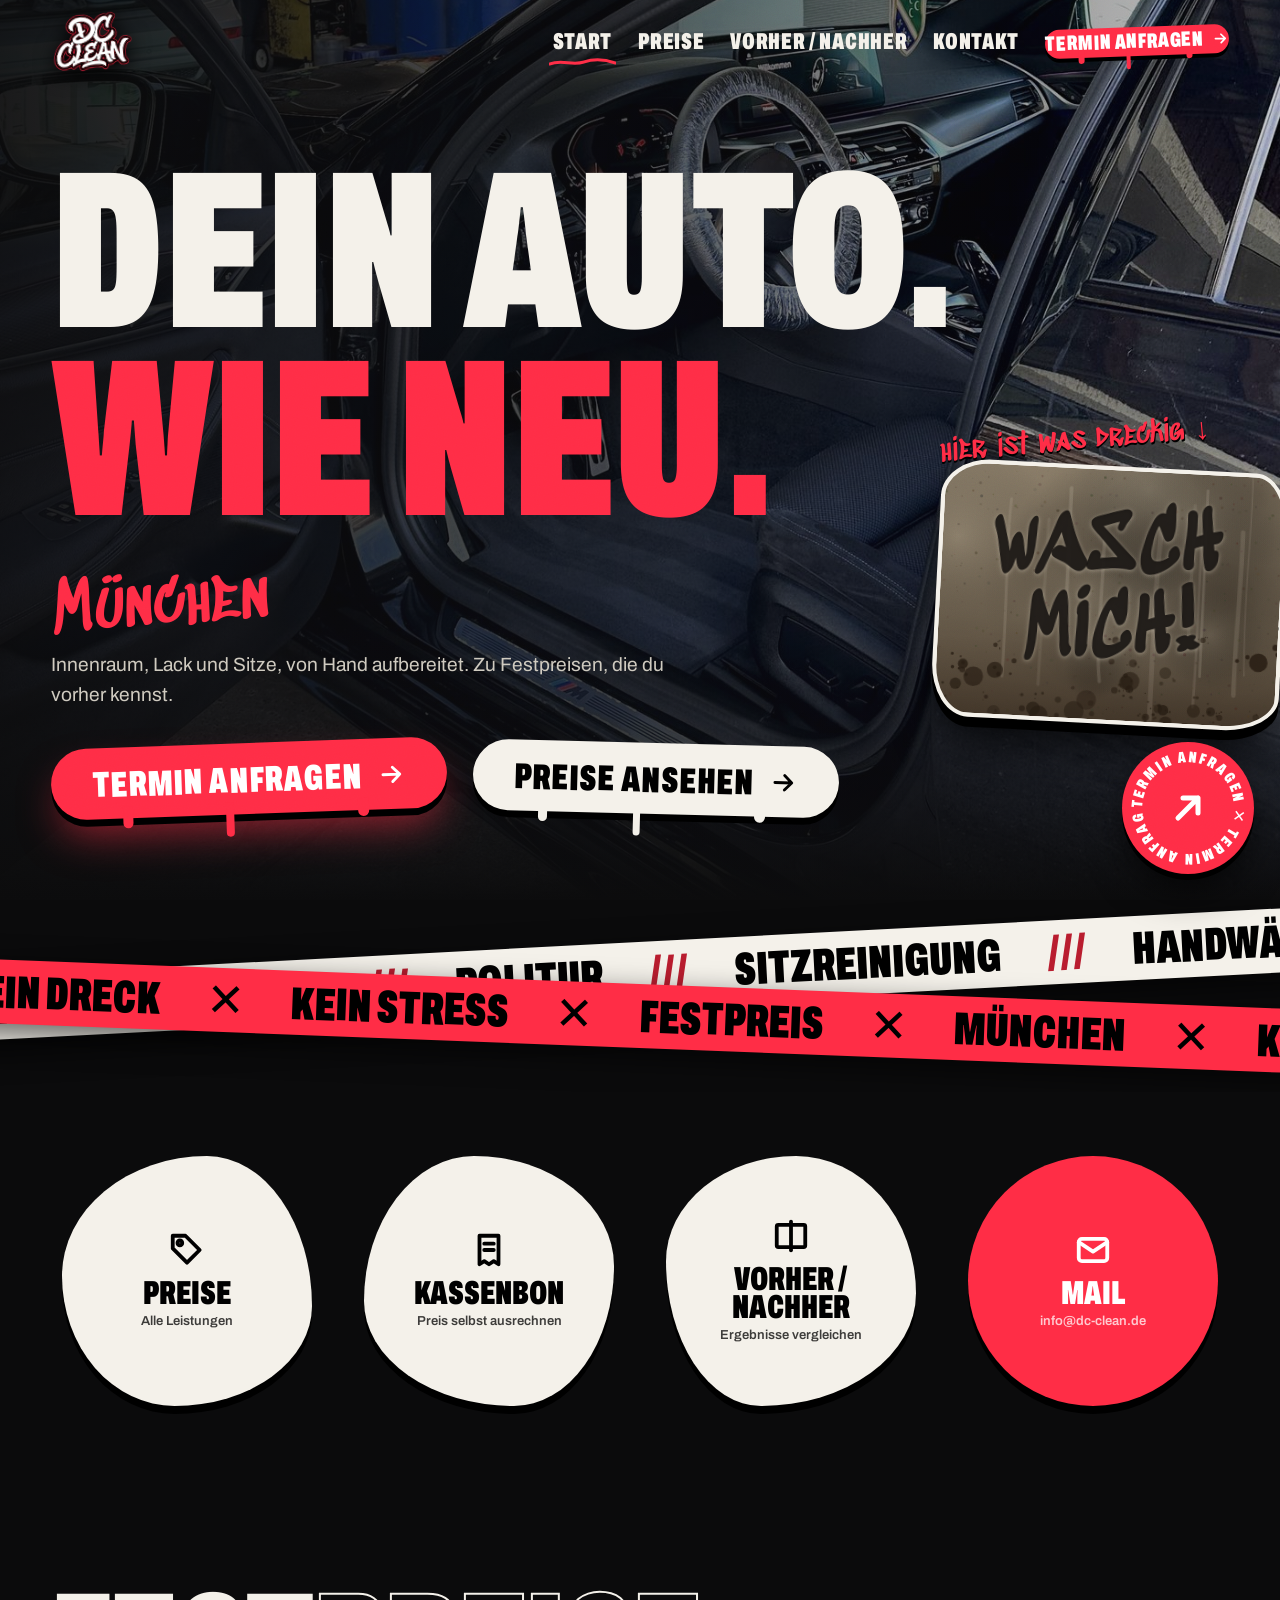
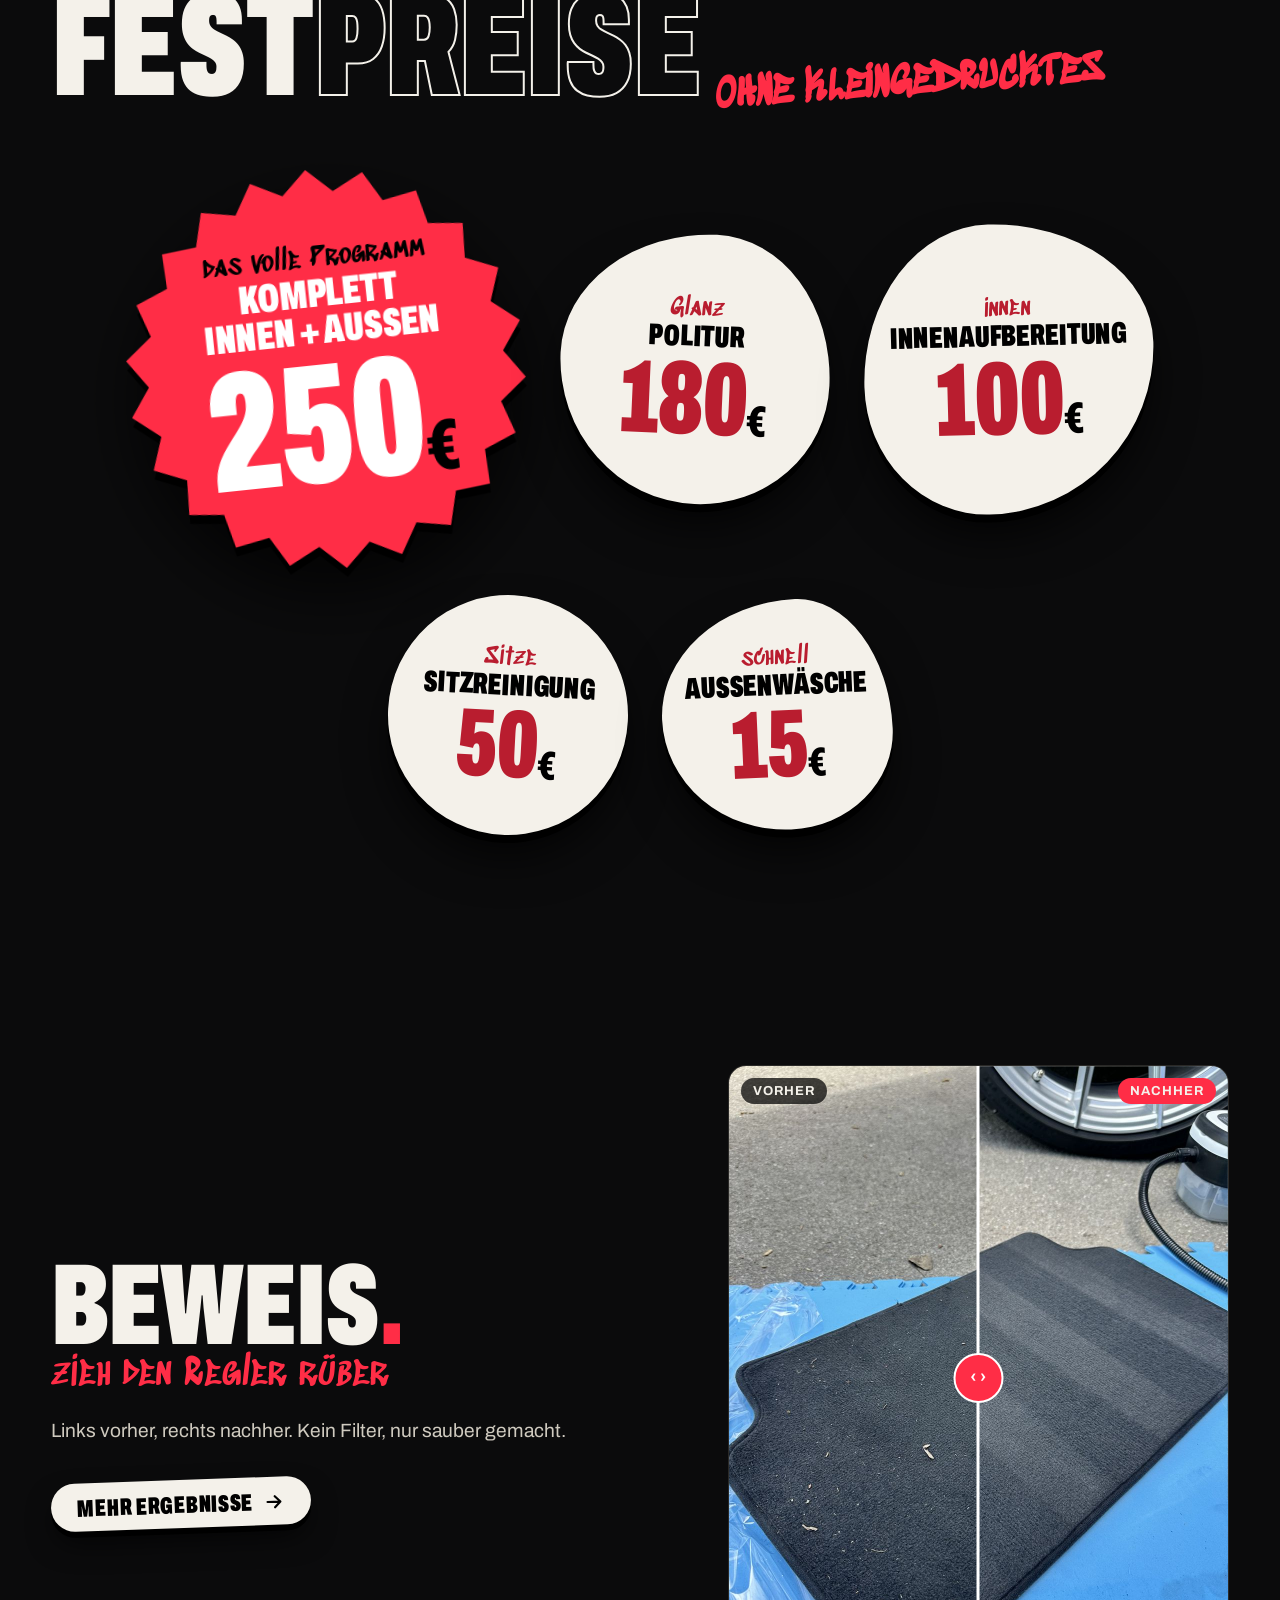
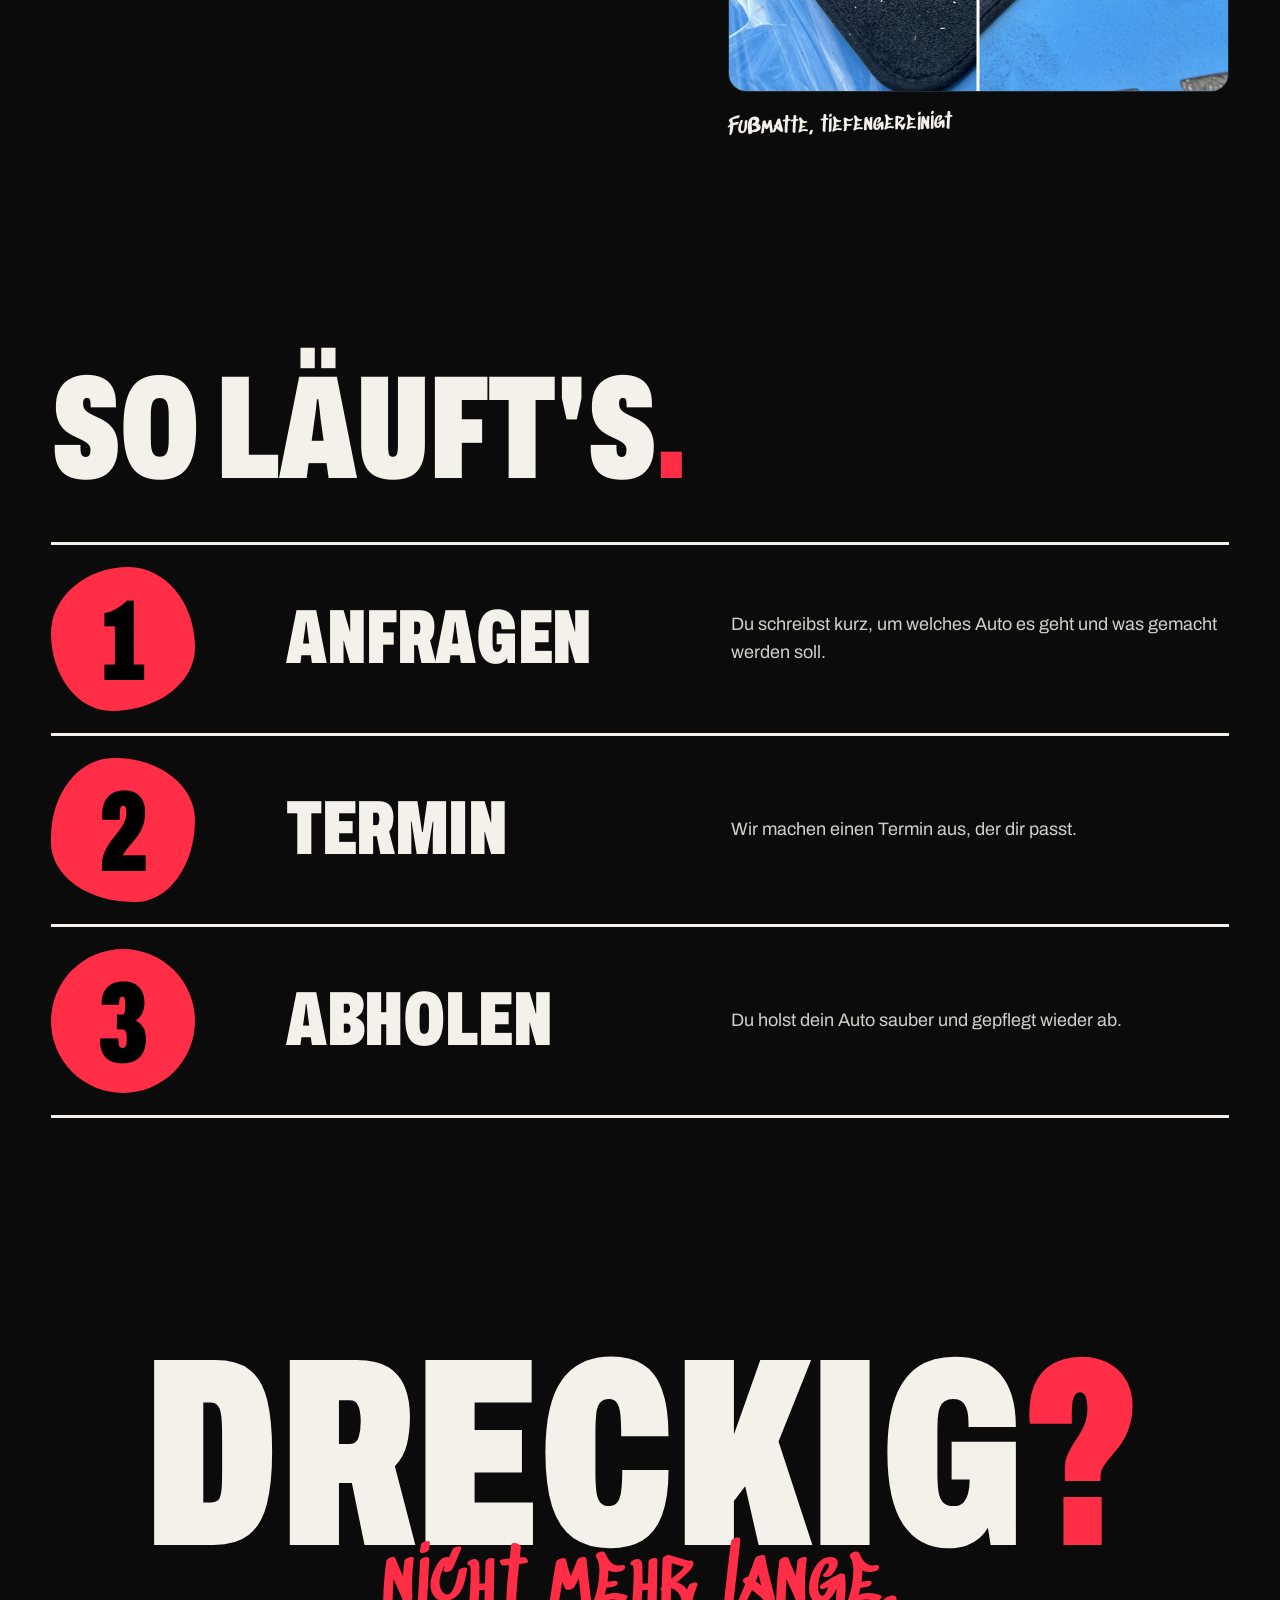
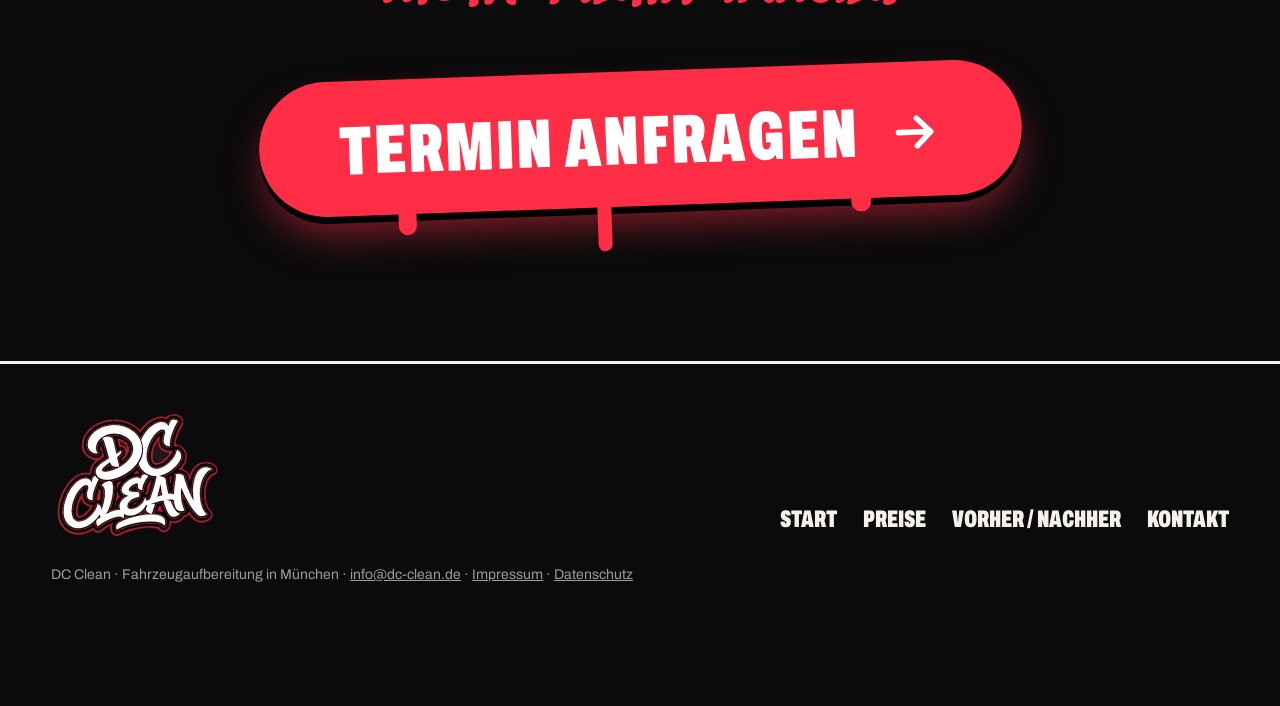
<file: index.html>
<!DOCTYPE html>
<html lang="de">
<head>
<meta charset="utf-8">
<meta name="viewport" content="width=device-width,initial-scale=1,viewport-fit=cover">
<title>DC Clean | Fahrzeugaufbereitung in München</title>
<meta name="description" content="DC Clean in München: Innenaufbereitung, Politur, Sitzreinigung und Komplettpaket zu Festpreisen. Termine nach Vereinbarung.">

<link rel="canonical" href="https://dc-clean.de/">
<link rel="icon" type="image/png" href="img/icon.png">
<link rel="apple-touch-icon" href="img/icon.png">
<meta property="og:title" content="DC Clean | Fahrzeugaufbereitung in München">
<meta property="og:description" content="DC Clean in München: Innenaufbereitung, Politur, Sitzreinigung und Komplettpaket zu Festpreisen. Termine nach Vereinbarung.">
<meta property="og:image" content="https://dc-clean.de/img/hero.jpg">
<meta property="og:url" content="https://dc-clean.de/">
<meta property="og:type" content="website">
<meta name="theme-color" content="#0b0b0c">
<link rel="preload" href="fonts/archivo.woff" as="font" type="font/woff" crossorigin>
<link rel="preload" href="fonts/marker.woff" as="font" type="font/woff" crossorigin>
<link rel="stylesheet" href="style.css?v=7">
<script type="application/ld+json">
{"@context":"https://schema.org","@type":"LocalBusiness","name":"DC Clean","description":"Fahrzeugaufbereitung in München","url":"https://dc-clean.de/","email":"info@dc-clean.de","image":"https://dc-clean.de/img/hero.jpg","priceRange":"15–250 €",
"address":{"@type":"PostalAddress","addressLocality":"München","addressCountry":"DE"}}
</script>
</head>
<body>
<header class="nav">
  <a class="brand" href="index.html" aria-label="DC Clean Startseite"><img src="img/logo.png" alt="DC Clean" width="613" height="446"></a>
  <button class="burger" aria-label="Menü" aria-expanded="false"><i></i><i></i></button>
  <nav><a href="index.html" aria-current="page">Start</a><a href="leistungen.html">Preise</a><a href="galerie.html">Vorher / Nachher</a><a href="kontakt.html">Kontakt</a><a class="drip sm" href="kontakt.html"><span>Termin anfragen</span><svg viewBox="0 0 24 24" fill="none" stroke="currentColor" stroke-width="2.4" stroke-linecap="round" stroke-linejoin="round" aria-hidden="true"><path d="M5 12h14M13 6l6 6-6 6"/></svg><i></i></a></nav>
</header>
<main>

<div class="hero">
  <div class="bgphoto"></div>
  <div class="wrap">
    <h1><span>Dein Auto.</span><span class="line2"><span class="red">Wie neu.</span><span class="mk">München</span></span></h1>
    <p class="lead">Innenraum, Lack und Sitze, von Hand aufbereitet. Zu Festpreisen, die du vorher kennst.</p>
    <div class="cta"><a class="drip " href="kontakt.html"><span>Termin anfragen</span><svg viewBox="0 0 24 24" fill="none" stroke="currentColor" stroke-width="2.4" stroke-linecap="round" stroke-linejoin="round" aria-hidden="true"><path d="M5 12h14M13 6l6 6-6 6"/></svg><i></i></a><a class="drip white" href="leistungen.html"><span>Preise ansehen</span><svg viewBox="0 0 24 24" fill="none" stroke="currentColor" stroke-width="2.4" stroke-linecap="round" stroke-linejoin="round" aria-hidden="true"><path d="M5 12h14M13 6l6 6-6 6"/></svg><i></i></a></div>
    <div class="scratchbox">
      <div class="note">hier ist was dreckig &darr;</div>
      <div class="scratch" data-code="NEU15">
        <div class="prize"><small>Neukunden-Rabatt</small><div class="top"><b>15 %</b><span>Dein Code <strong>NEU15</strong></span></div><div class="bot"><a class="stk hot" href="kontakt.html?code=NEU15">Einlösen <svg viewBox="0 0 24 24" fill="none" stroke="currentColor" stroke-width="2.4" stroke-linecap="round" stroke-linejoin="round" aria-hidden="true"><path d="M5 12h14M13 6l6 6-6 6"/></svg></a><em>Nur für deinen ersten Termin, einmal einlösbar.</em></div></div>
      </div>
    </div>
  </div>
</div>

<div class="tapes" aria-hidden="true">
  <div class="tape a"><div><span>Innenaufbereitung</span><span>Politur</span><span>Sitzreinigung</span><span>Handwäsche</span><span>Komplettpaket</span><span>Innenaufbereitung</span><span>Politur</span><span>Sitzreinigung</span><span>Handwäsche</span><span>Komplettpaket</span><span>Innenaufbereitung</span><span>Politur</span><span>Sitzreinigung</span><span>Handwäsche</span><span>Komplettpaket</span><span>Innenaufbereitung</span><span>Politur</span><span>Sitzreinigung</span><span>Handwäsche</span><span>Komplettpaket</span></div></div>
  <div class="tape b"><div><span>Kein Dreck</span><span>Kein Stress</span><span>Festpreis</span><span>München</span><span>Kein Dreck</span><span>Kein Stress</span><span>Festpreis</span><span>München</span><span>Kein Dreck</span><span>Kein Stress</span><span>Festpreis</span><span>München</span><span>Kein Dreck</span><span>Kein Stress</span><span>Festpreis</span><span>München</span></div></div>
</div>

<section style="padding-block:clamp(30px,5vw,70px)"><div class="wrap"><div class="quick">
  <a class="rv" href="leistungen.html"><svg viewBox="0 0 24 24" fill="none" stroke="currentColor" stroke-width="2.4" stroke-linecap="round" stroke-linejoin="round" aria-hidden="true"><path d="M20 12l-8 8-9-9V3h8z"/><circle cx="7.5" cy="7.5" r="1.5"/></svg><span><b>Preise</b><small>Alle Leistungen</small></span></a>
  <a class="rv" style="--d:.06s" href="leistungen.html#rechner"><svg viewBox="0 0 24 24" fill="none" stroke="currentColor" stroke-width="2.4" stroke-linecap="round" stroke-linejoin="round" aria-hidden="true"><path d="M6 3h12v18l-3-2-3 2-3-2-3 2z"/><path d="M9 8h6M9 12h6"/></svg><span><b>Kassenbon</b><small>Preis selbst ausrechnen</small></span></a>
  <a class="rv" style="--d:.12s" href="galerie.html"><svg viewBox="0 0 24 24" fill="none" stroke="currentColor" stroke-width="2.4" stroke-linecap="round" stroke-linejoin="round" aria-hidden="true"><rect x="3" y="5" width="18" height="14" rx="1"/><path d="M12 3v18"/></svg><span><b>Vorher / Nachher</b><small>Ergebnisse vergleichen</small></span></a>
  <a class="rv" style="--d:.18s" href="mailto:info@dc-clean.de"><svg viewBox="0 0 24 24" fill="none" stroke="currentColor" stroke-width="2.4" stroke-linecap="round" stroke-linejoin="round" aria-hidden="true"><rect x="3" y="5" width="18" height="14" rx="2"/><path d="M3 7l9 6 9-6"/></svg><span><b>Mail</b><small>info@dc-clean.de</small></span></a>
</div></div></section>

<section><div class="wrap">
  <h2 class="rv">Fest<span class="out">preise</span> <span class="note">ohne Kleingedrucktes</span></h2>
  <div class="wall">
    <a class="pst burst rv" style="--r:-6deg" href="leistungen.html"><span class="mk">das volle Programm</span><h3>Komplett<br>innen + außen</h3><div class="price">250<small>€</small></div></a>
    <a class="pst rv" style="--r:2.5deg;--d:.06s" href="leistungen.html"><span class="mk">Glanz</span><h3>Politur</h3><div class="price">180<small>€</small></div></a>
    <a class="pst rv" style="--r:-1.5deg" href="leistungen.html"><span class="mk">innen</span><h3>Innen&shy;aufbereitung</h3><div class="price">100<small>€</small></div></a>
    <a class="pst rv" style="--r:3deg;--d:.06s" href="leistungen.html"><span class="mk">Sitze</span><h3>Sitzreinigung</h3><div class="price">50<small>€</small></div></a>
    <a class="pst rv" style="--r:-2.5deg;--d:.12s" href="leistungen.html"><span class="mk">schnell</span><h3>Außenwäsche</h3><div class="price">15<small>€</small></div></a>
  </div>
</div></section>

<section><div class="wrap split">
  <div>
    <h2 class="rv" style="font-size:clamp(56px,9vw,140px)">Beweis<span class="red">.</span></h2>
    <div class="note rv">zieh den Regler rüber</div>
    <p class="lead rv">Links vorher, rechts nachher. Kein Filter, nur sauber gemacht.</p>
    <p class="rv" style="margin-top:34px"><a class="stk" href="galerie.html">Mehr Ergebnisse <svg viewBox="0 0 24 24" fill="none" stroke="currentColor" stroke-width="2.4" stroke-linecap="round" stroke-linejoin="round" aria-hidden="true"><path d="M5 12h14M13 6l6 6-6 6"/></svg></a></p>
  </div>
  <figure class="rv"><div class="cmp"><img src="img/matte-vorher.jpg" alt="Fußmatte vor der Reinigung mit Schmutz und Krümeln" loading="lazy" width="1000" height="1250"><img class="after" src="img/matte-nachher.jpg" alt="Fußmatte nach der Reinigung mit sauberen Bahnen" loading="lazy" width="1000" height="1250"><div class="bar"></div><span class="l">Vorher</span><span class="r">Nachher</span><input type="range" min="0" max="100" value="50" aria-label="Vergleich Fußmatte vorher und nachher"></div><figcaption>Fußmatte, tiefengereinigt</figcaption></figure>
</div></section>

<section><div class="wrap">
  <h2 class="rv">So läuft's<span class="red">.</span></h2>
  <div class="steps">
    <div class="rv"><i>1</i><h3>Anfragen</h3><p>Du schreibst kurz, um welches Auto es geht und was gemacht werden soll.</p></div>
    <div class="rv"><i>2</i><h3>Termin</h3><p>Wir machen einen Termin aus, der dir passt.</p></div>
    <div class="rv"><i>3</i><h3>Abholen</h3><p>Du holst dein Auto sauber und gepflegt wieder ab.</p></div>
  </div>
</div></section>
<section class="final"><div class="wrap">
  <div class="foam" aria-hidden="true"></div>
  <h2 class="rv">Dreckig<span class="red">?</span></h2>
  <div class="note rv">nicht mehr lange.</div>
  <div class="rv" style="margin-top:50px"><a class="drip xl" href="kontakt.html"><span>Termin anfragen</span><svg viewBox="0 0 24 24" fill="none" stroke="currentColor" stroke-width="2.4" stroke-linecap="round" stroke-linejoin="round" aria-hidden="true"><path d="M5 12h14M13 6l6 6-6 6"/></svg><i></i></a></div>
</div></section>
</main>
<footer><div class="wrap"><div class="cols">
  <img src="img/logo.png" alt="DC Clean" width="613" height="446" loading="lazy">
  <nav aria-label="Seiten"><a href="index.html">Start</a><a href="leistungen.html">Preise</a><a href="galerie.html">Vorher / Nachher</a><a href="kontakt.html">Kontakt</a></nav>
</div><p>DC Clean · Fahrzeugaufbereitung in München · <a href="mailto:info@dc-clean.de">info@dc-clean.de</a> · <a href="impressum.html">Impressum</a> · <a href="datenschutz.html">Datenschutz</a></p></div></footer>
<a class="spin" href="kontakt.html" aria-label="Termin anfragen"><svg class="ring" viewBox="0 0 120 120" aria-hidden="true"><defs><path id="c" d="M60 60m-46 0a46 46 0 1 1 92 0a46 46 0 1 1-92 0"/></defs><text><textPath href="#c">Termin anfragen ✕ Termin anfragen ✕ </textPath></text></svg><svg class="ar" viewBox="0 0 24 24" fill="none" stroke="currentColor" stroke-width="3" stroke-linecap="round" stroke-linejoin="round" aria-hidden="true"><path d="M6 18L18 6M9 6h9v9"/></svg></a>
<nav class="dock" aria-label="Schnellzugriff"><a href="index.html" class="" aria-current="page"><svg viewBox="0 0 24 24" fill="none" stroke="currentColor" stroke-width="2.4" stroke-linecap="round" stroke-linejoin="round" aria-hidden="true"><path d="M3 11l9-8 9 8v9a1 1 0 0 1-1 1h-5v-6H9v6H4a1 1 0 0 1-1-1z"/></svg>Start</a><a href="leistungen.html" class=""><svg viewBox="0 0 24 24" fill="none" stroke="currentColor" stroke-width="2.4" stroke-linecap="round" stroke-linejoin="round" aria-hidden="true"><path d="M20 12l-8 8-9-9V3h8z"/><circle cx="7.5" cy="7.5" r="1.5"/></svg>Preise</a><a href="galerie.html" class=""><svg viewBox="0 0 24 24" fill="none" stroke="currentColor" stroke-width="2.4" stroke-linecap="round" stroke-linejoin="round" aria-hidden="true"><rect x="3" y="5" width="18" height="14" rx="1"/><path d="M12 3v18"/></svg>Vorher</a><a href="kontakt.html" class="go"><svg viewBox="0 0 24 24" fill="none" stroke="currentColor" stroke-width="2.4" stroke-linecap="round" stroke-linejoin="round" aria-hidden="true"><rect x="3" y="5" width="18" height="16" rx="2"/><path d="M3 10h18M8 3v4M16 3v4"/></svg>Termin</a></nav>
<script src="main.js?v=7"></script>
</body>
</html>
</file>
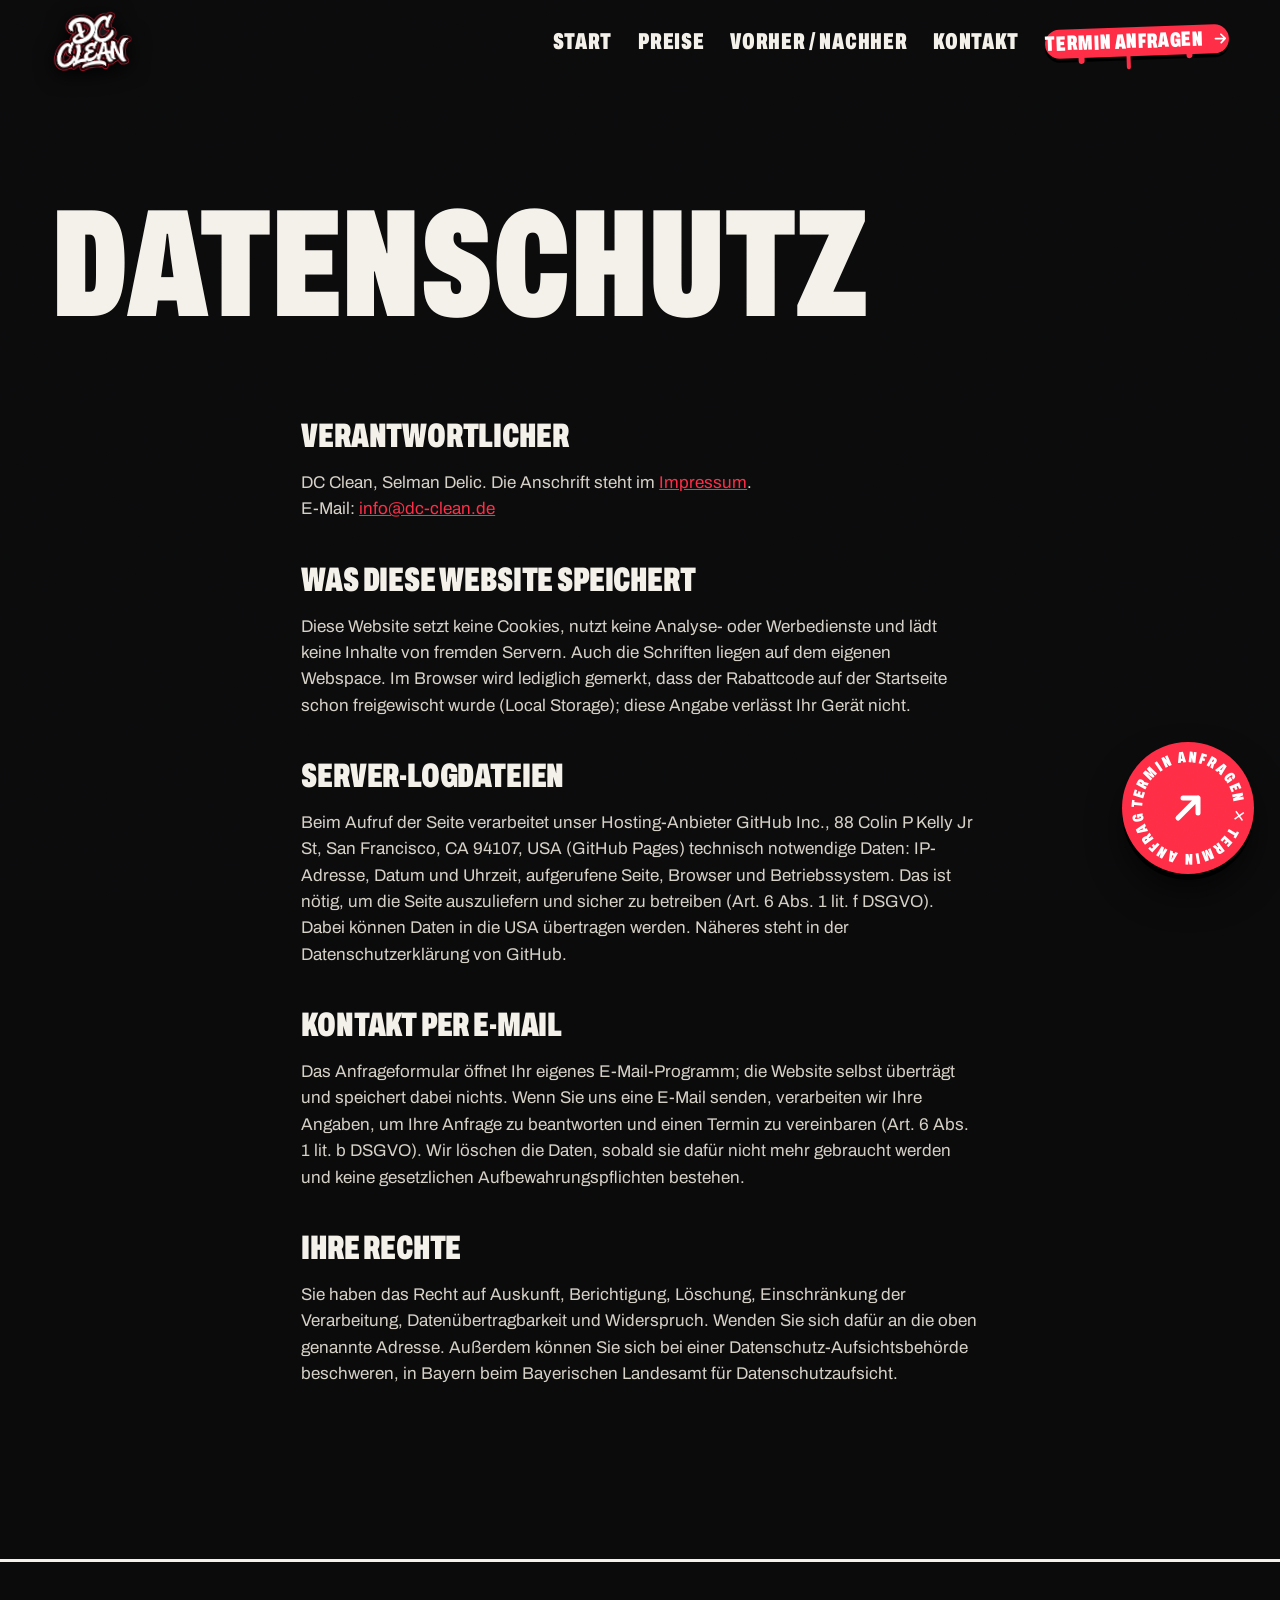
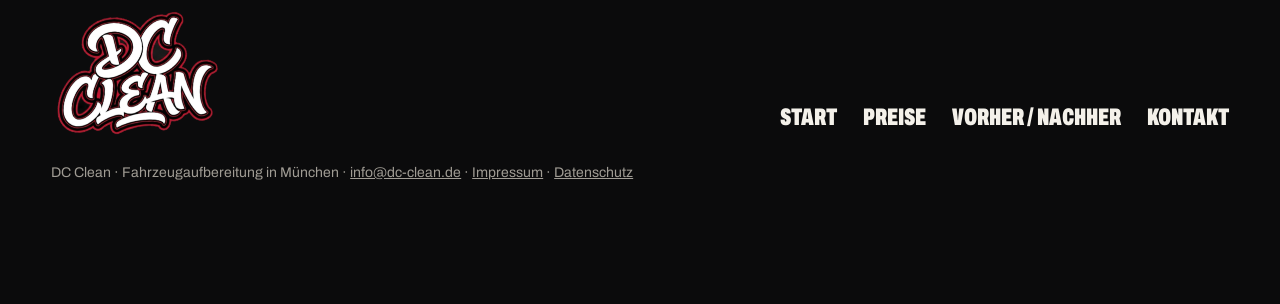
<file: datenschutz.html>
<!DOCTYPE html>
<html lang="de">
<head>
<meta charset="utf-8">
<meta name="viewport" content="width=device-width,initial-scale=1,viewport-fit=cover">
<title>Datenschutz | DC Clean</title>
<meta name="description" content="">
<meta name="robots" content="noindex">
<link rel="canonical" href="https://dc-clean.de/datenschutz.html">
<link rel="icon" type="image/png" href="img/icon.png">
<link rel="apple-touch-icon" href="img/icon.png">
<meta property="og:title" content="Datenschutz | DC Clean">
<meta property="og:description" content="">
<meta property="og:image" content="https://dc-clean.de/img/hero.jpg">
<meta property="og:url" content="https://dc-clean.de/datenschutz.html">
<meta property="og:type" content="website">
<meta name="theme-color" content="#0b0b0c">
<link rel="preload" href="fonts/archivo.woff" as="font" type="font/woff" crossorigin>
<link rel="preload" href="fonts/marker.woff" as="font" type="font/woff" crossorigin>
<link rel="stylesheet" href="style.css?v=7">

</head>
<body>
<header class="nav">
  <a class="brand" href="index.html" aria-label="DC Clean Startseite"><img src="img/logo.png" alt="DC Clean" width="613" height="446"></a>
  <button class="burger" aria-label="Menü" aria-expanded="false"><i></i><i></i></button>
  <nav><a href="index.html">Start</a><a href="leistungen.html">Preise</a><a href="galerie.html">Vorher / Nachher</a><a href="kontakt.html">Kontakt</a><a class="drip sm" href="kontakt.html"><span>Termin anfragen</span><svg viewBox="0 0 24 24" fill="none" stroke="currentColor" stroke-width="2.4" stroke-linecap="round" stroke-linejoin="round" aria-hidden="true"><path d="M5 12h14M13 6l6 6-6 6"/></svg><i></i></a></nav>
</header>
<main>
<div class="phead"><div class="wrap"><h1 style="font-size:clamp(60px,12vw,170px)">Datenschutz</h1></div></div><section style="padding-top:0"><div class="wrap legal"><h2>Verantwortlicher</h2>
<p>DC Clean, Selman Delic. Die Anschrift steht im <a href="impressum.html">Impressum</a>.<br>E-Mail: <a href="mailto:info@dc-clean.de">info@dc-clean.de</a></p>
<h2>Was diese Website speichert</h2>
<p>Diese Website setzt keine Cookies, nutzt keine Analyse- oder Werbedienste und lädt keine Inhalte von fremden Servern. Auch die Schriften liegen auf dem eigenen Webspace. Im Browser wird lediglich gemerkt, dass der Rabattcode auf der Startseite schon freigewischt wurde (Local Storage); diese Angabe verlässt Ihr Gerät nicht.</p>
<h2>Server-Logdateien</h2>
<p>Beim Aufruf der Seite verarbeitet unser Hosting-Anbieter GitHub Inc., 88 Colin P Kelly Jr St, San Francisco, CA 94107, USA (GitHub Pages) technisch notwendige Daten: IP-Adresse, Datum und Uhrzeit, aufgerufene Seite, Browser und Betriebssystem. Das ist nötig, um die Seite auszuliefern und sicher zu betreiben (Art. 6 Abs. 1 lit. f DSGVO). Dabei können Daten in die USA übertragen werden. Näheres steht in der Datenschutzerklärung von GitHub.</p>
<h2>Kontakt per E-Mail</h2>
<p>Das Anfrageformular öffnet Ihr eigenes E-Mail-Programm; die Website selbst überträgt und speichert dabei nichts. Wenn Sie uns eine E-Mail senden, verarbeiten wir Ihre Angaben, um Ihre Anfrage zu beantworten und einen Termin zu vereinbaren (Art. 6 Abs. 1 lit. b DSGVO). Wir löschen die Daten, sobald sie dafür nicht mehr gebraucht werden und keine gesetzlichen Aufbewahrungspflichten bestehen.</p>
<h2>Ihre Rechte</h2>
<p>Sie haben das Recht auf Auskunft, Berichtigung, Löschung, Einschränkung der Verarbeitung, Datenübertragbarkeit und Widerspruch. Wenden Sie sich dafür an die oben genannte Adresse. Außerdem können Sie sich bei einer Datenschutz-Aufsichtsbehörde beschweren, in Bayern beim Bayerischen Landesamt für Datenschutzaufsicht.</p></div></section>
</main>
<footer><div class="wrap"><div class="cols">
  <img src="img/logo.png" alt="DC Clean" width="613" height="446" loading="lazy">
  <nav aria-label="Seiten"><a href="index.html">Start</a><a href="leistungen.html">Preise</a><a href="galerie.html">Vorher / Nachher</a><a href="kontakt.html">Kontakt</a></nav>
</div><p>DC Clean · Fahrzeugaufbereitung in München · <a href="mailto:info@dc-clean.de">info@dc-clean.de</a> · <a href="impressum.html">Impressum</a> · <a href="datenschutz.html">Datenschutz</a></p></div></footer>
<a class="spin" href="kontakt.html" aria-label="Termin anfragen"><svg class="ring" viewBox="0 0 120 120" aria-hidden="true"><defs><path id="c" d="M60 60m-46 0a46 46 0 1 1 92 0a46 46 0 1 1-92 0"/></defs><text><textPath href="#c">Termin anfragen ✕ Termin anfragen ✕ </textPath></text></svg><svg class="ar" viewBox="0 0 24 24" fill="none" stroke="currentColor" stroke-width="3" stroke-linecap="round" stroke-linejoin="round" aria-hidden="true"><path d="M6 18L18 6M9 6h9v9"/></svg></a>
<nav class="dock" aria-label="Schnellzugriff"><a href="index.html" class=""><svg viewBox="0 0 24 24" fill="none" stroke="currentColor" stroke-width="2.4" stroke-linecap="round" stroke-linejoin="round" aria-hidden="true"><path d="M3 11l9-8 9 8v9a1 1 0 0 1-1 1h-5v-6H9v6H4a1 1 0 0 1-1-1z"/></svg>Start</a><a href="leistungen.html" class=""><svg viewBox="0 0 24 24" fill="none" stroke="currentColor" stroke-width="2.4" stroke-linecap="round" stroke-linejoin="round" aria-hidden="true"><path d="M20 12l-8 8-9-9V3h8z"/><circle cx="7.5" cy="7.5" r="1.5"/></svg>Preise</a><a href="galerie.html" class=""><svg viewBox="0 0 24 24" fill="none" stroke="currentColor" stroke-width="2.4" stroke-linecap="round" stroke-linejoin="round" aria-hidden="true"><rect x="3" y="5" width="18" height="14" rx="1"/><path d="M12 3v18"/></svg>Vorher</a><a href="kontakt.html" class="go"><svg viewBox="0 0 24 24" fill="none" stroke="currentColor" stroke-width="2.4" stroke-linecap="round" stroke-linejoin="round" aria-hidden="true"><rect x="3" y="5" width="18" height="16" rx="2"/><path d="M3 10h18M8 3v4M16 3v4"/></svg>Termin</a></nav>
<script src="main.js?v=7"></script>
</body>
</html>
</file>
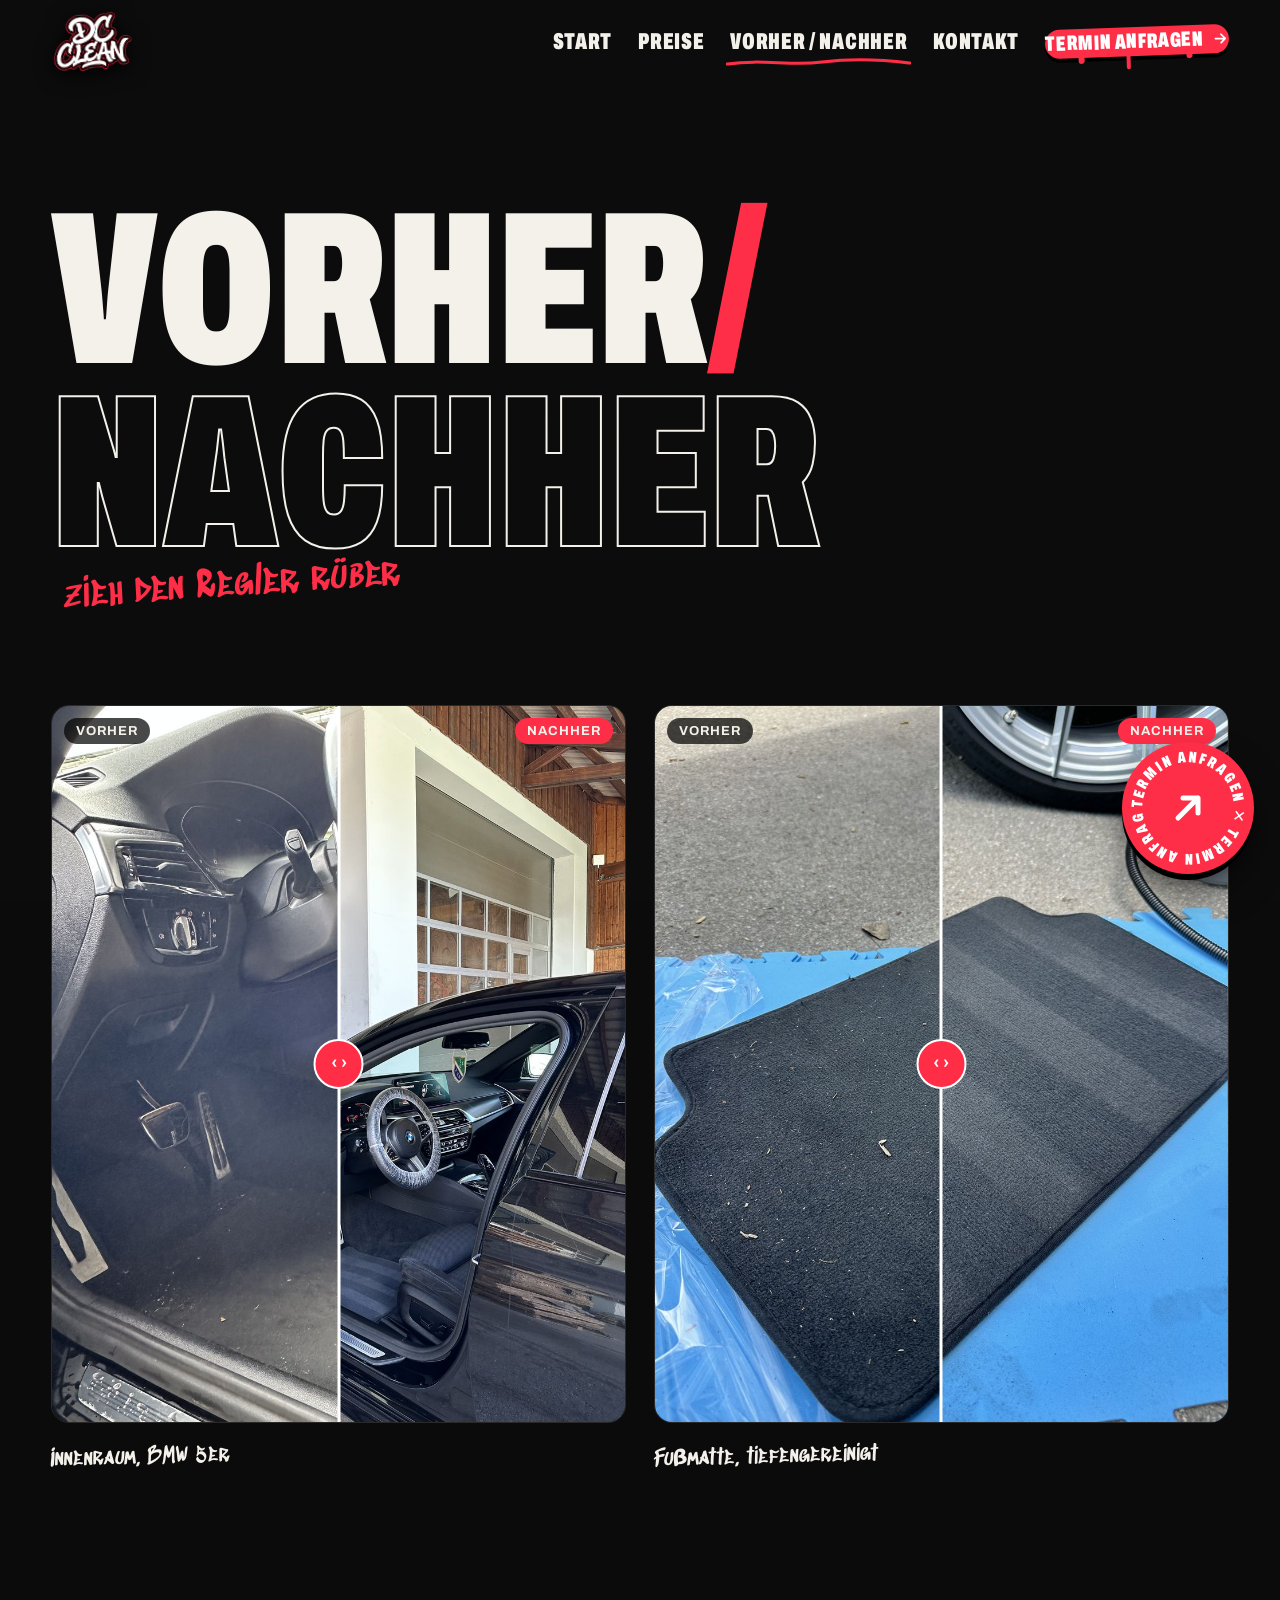
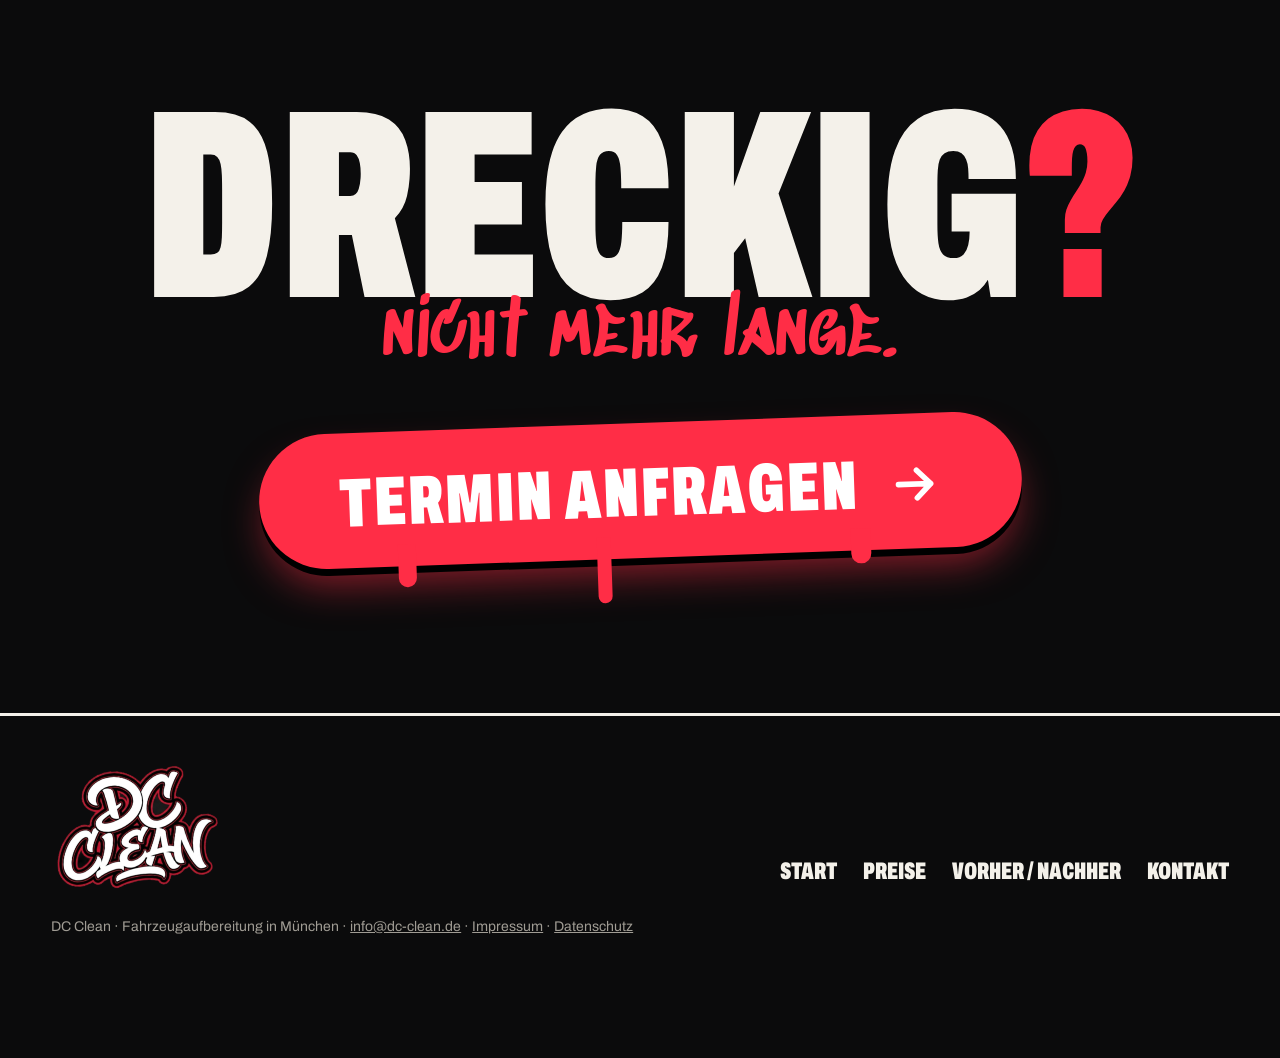
<file: galerie.html>
<!DOCTYPE html>
<html lang="de">
<head>
<meta charset="utf-8">
<meta name="viewport" content="width=device-width,initial-scale=1,viewport-fit=cover">
<title>Vorher / Nachher | DC Clean München</title>
<meta name="description" content="Ergebnisse von DC Clean im direkten Vergleich: Innenraum und Fußmatten vor und nach der Aufbereitung.">

<link rel="canonical" href="https://dc-clean.de/galerie.html">
<link rel="icon" type="image/png" href="img/icon.png">
<link rel="apple-touch-icon" href="img/icon.png">
<meta property="og:title" content="Vorher / Nachher | DC Clean München">
<meta property="og:description" content="Ergebnisse von DC Clean im direkten Vergleich: Innenraum und Fußmatten vor und nach der Aufbereitung.">
<meta property="og:image" content="https://dc-clean.de/img/hero.jpg">
<meta property="og:url" content="https://dc-clean.de/galerie.html">
<meta property="og:type" content="website">
<meta name="theme-color" content="#0b0b0c">
<link rel="preload" href="fonts/archivo.woff" as="font" type="font/woff" crossorigin>
<link rel="preload" href="fonts/marker.woff" as="font" type="font/woff" crossorigin>
<link rel="stylesheet" href="style.css?v=7">

</head>
<body>
<header class="nav">
  <a class="brand" href="index.html" aria-label="DC Clean Startseite"><img src="img/logo.png" alt="DC Clean" width="613" height="446"></a>
  <button class="burger" aria-label="Menü" aria-expanded="false"><i></i><i></i></button>
  <nav><a href="index.html">Start</a><a href="leistungen.html">Preise</a><a href="galerie.html" aria-current="page">Vorher / Nachher</a><a href="kontakt.html">Kontakt</a><a class="drip sm" href="kontakt.html"><span>Termin anfragen</span><svg viewBox="0 0 24 24" fill="none" stroke="currentColor" stroke-width="2.4" stroke-linecap="round" stroke-linejoin="round" aria-hidden="true"><path d="M5 12h14M13 6l6 6-6 6"/></svg><i></i></a></nav>
</header>
<main>

<div class="phead"><div class="wrap">
  <h1>Vorher<span class="red">/</span><br><span class="out">Nachher</span></h1>
  <div class="note">zieh den Regler rüber</div>
</div></div>
<section style="padding-top:0"><div class="wrap"><div class="ba"><figure class="rv"><div class="cmp"><img src="img/innen-vorher.jpg" alt="Fahrerfußraum vor der Reinigung mit Schmutz auf dem Teppich" loading="lazy" width="1000" height="1250"><img class="after" src="img/innen-nachher.jpg" alt="Innenraum nach der Aufbereitung, sauber und gepflegt" loading="lazy" width="1000" height="1250"><div class="bar"></div><span class="l">Vorher</span><span class="r">Nachher</span><input type="range" min="0" max="100" value="50" aria-label="Vergleich Innenraum vorher und nachher"></div><figcaption>Innenraum, BMW 5er</figcaption></figure><figure class="rv"><div class="cmp"><img src="img/matte-vorher.jpg" alt="Fußmatte vor der Reinigung mit Schmutz und Krümeln" loading="lazy" width="1000" height="1250"><img class="after" src="img/matte-nachher.jpg" alt="Fußmatte nach der Reinigung mit sauberen Bahnen" loading="lazy" width="1000" height="1250"><div class="bar"></div><span class="l">Vorher</span><span class="r">Nachher</span><input type="range" min="0" max="100" value="50" aria-label="Vergleich Fußmatte vorher und nachher"></div><figcaption>Fußmatte, tiefengereinigt</figcaption></figure></div></div></section>
<section class="final"><div class="wrap">
  <div class="foam" aria-hidden="true"></div>
  <h2 class="rv">Dreckig<span class="red">?</span></h2>
  <div class="note rv">nicht mehr lange.</div>
  <div class="rv" style="margin-top:50px"><a class="drip xl" href="kontakt.html"><span>Termin anfragen</span><svg viewBox="0 0 24 24" fill="none" stroke="currentColor" stroke-width="2.4" stroke-linecap="round" stroke-linejoin="round" aria-hidden="true"><path d="M5 12h14M13 6l6 6-6 6"/></svg><i></i></a></div>
</div></section>
</main>
<footer><div class="wrap"><div class="cols">
  <img src="img/logo.png" alt="DC Clean" width="613" height="446" loading="lazy">
  <nav aria-label="Seiten"><a href="index.html">Start</a><a href="leistungen.html">Preise</a><a href="galerie.html">Vorher / Nachher</a><a href="kontakt.html">Kontakt</a></nav>
</div><p>DC Clean · Fahrzeugaufbereitung in München · <a href="mailto:info@dc-clean.de">info@dc-clean.de</a> · <a href="impressum.html">Impressum</a> · <a href="datenschutz.html">Datenschutz</a></p></div></footer>
<a class="spin" href="kontakt.html" aria-label="Termin anfragen"><svg class="ring" viewBox="0 0 120 120" aria-hidden="true"><defs><path id="c" d="M60 60m-46 0a46 46 0 1 1 92 0a46 46 0 1 1-92 0"/></defs><text><textPath href="#c">Termin anfragen ✕ Termin anfragen ✕ </textPath></text></svg><svg class="ar" viewBox="0 0 24 24" fill="none" stroke="currentColor" stroke-width="3" stroke-linecap="round" stroke-linejoin="round" aria-hidden="true"><path d="M6 18L18 6M9 6h9v9"/></svg></a>
<nav class="dock" aria-label="Schnellzugriff"><a href="index.html" class=""><svg viewBox="0 0 24 24" fill="none" stroke="currentColor" stroke-width="2.4" stroke-linecap="round" stroke-linejoin="round" aria-hidden="true"><path d="M3 11l9-8 9 8v9a1 1 0 0 1-1 1h-5v-6H9v6H4a1 1 0 0 1-1-1z"/></svg>Start</a><a href="leistungen.html" class=""><svg viewBox="0 0 24 24" fill="none" stroke="currentColor" stroke-width="2.4" stroke-linecap="round" stroke-linejoin="round" aria-hidden="true"><path d="M20 12l-8 8-9-9V3h8z"/><circle cx="7.5" cy="7.5" r="1.5"/></svg>Preise</a><a href="galerie.html" class="" aria-current="page"><svg viewBox="0 0 24 24" fill="none" stroke="currentColor" stroke-width="2.4" stroke-linecap="round" stroke-linejoin="round" aria-hidden="true"><rect x="3" y="5" width="18" height="14" rx="1"/><path d="M12 3v18"/></svg>Vorher</a><a href="kontakt.html" class="go"><svg viewBox="0 0 24 24" fill="none" stroke="currentColor" stroke-width="2.4" stroke-linecap="round" stroke-linejoin="round" aria-hidden="true"><rect x="3" y="5" width="18" height="16" rx="2"/><path d="M3 10h18M8 3v4M16 3v4"/></svg>Termin</a></nav>
<script src="main.js?v=7"></script>
</body>
</html>
</file>
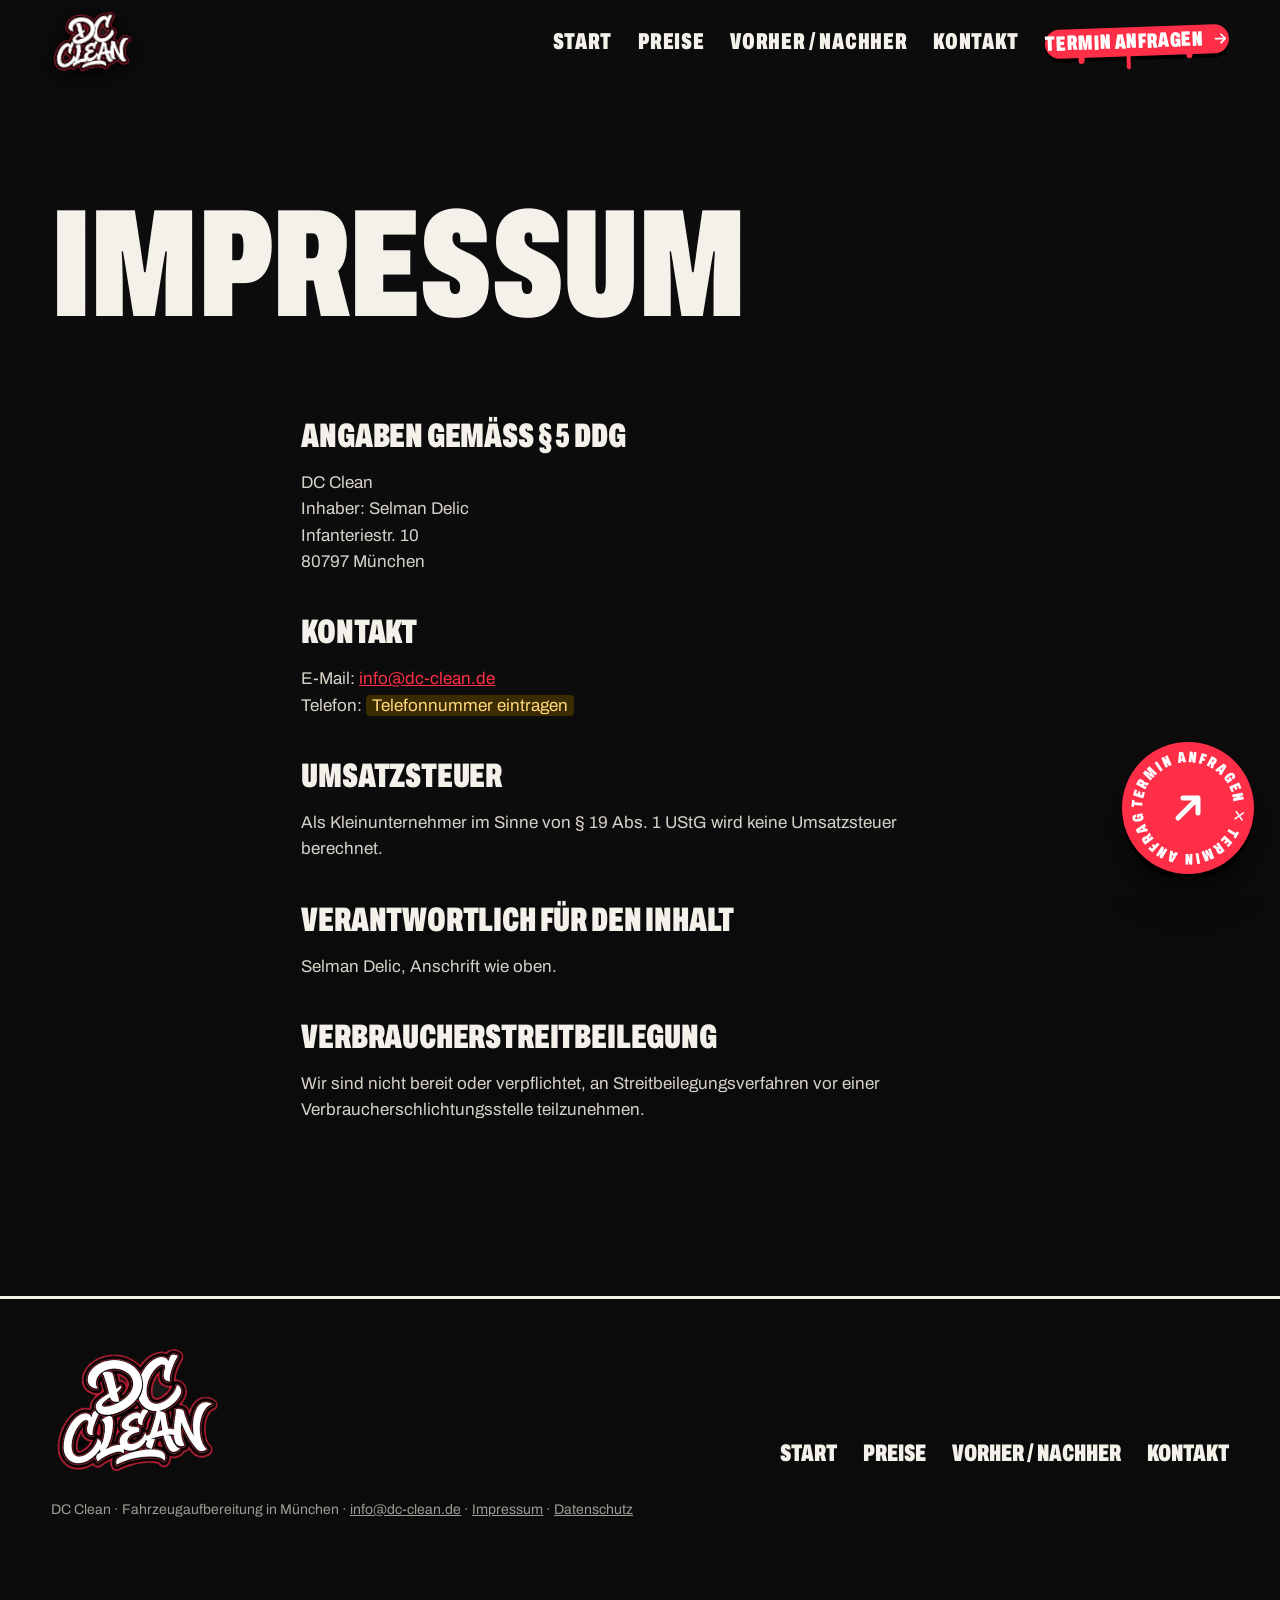
<file: impressum.html>
<!DOCTYPE html>
<html lang="de">
<head>
<meta charset="utf-8">
<meta name="viewport" content="width=device-width,initial-scale=1,viewport-fit=cover">
<title>Impressum | DC Clean</title>
<meta name="description" content="">
<meta name="robots" content="noindex">
<link rel="canonical" href="https://dc-clean.de/impressum.html">
<link rel="icon" type="image/png" href="img/icon.png">
<link rel="apple-touch-icon" href="img/icon.png">
<meta property="og:title" content="Impressum | DC Clean">
<meta property="og:description" content="">
<meta property="og:image" content="https://dc-clean.de/img/hero.jpg">
<meta property="og:url" content="https://dc-clean.de/impressum.html">
<meta property="og:type" content="website">
<meta name="theme-color" content="#0b0b0c">
<link rel="preload" href="fonts/archivo.woff" as="font" type="font/woff" crossorigin>
<link rel="preload" href="fonts/marker.woff" as="font" type="font/woff" crossorigin>
<link rel="stylesheet" href="style.css?v=7">

</head>
<body>
<header class="nav">
  <a class="brand" href="index.html" aria-label="DC Clean Startseite"><img src="img/logo.png" alt="DC Clean" width="613" height="446"></a>
  <button class="burger" aria-label="Menü" aria-expanded="false"><i></i><i></i></button>
  <nav><a href="index.html">Start</a><a href="leistungen.html">Preise</a><a href="galerie.html">Vorher / Nachher</a><a href="kontakt.html">Kontakt</a><a class="drip sm" href="kontakt.html"><span>Termin anfragen</span><svg viewBox="0 0 24 24" fill="none" stroke="currentColor" stroke-width="2.4" stroke-linecap="round" stroke-linejoin="round" aria-hidden="true"><path d="M5 12h14M13 6l6 6-6 6"/></svg><i></i></a></nav>
</header>
<main>
<div class="phead"><div class="wrap"><h1 style="font-size:clamp(60px,12vw,170px)">Impressum</h1></div></div><section style="padding-top:0"><div class="wrap legal"><h2>Angaben gemäß § 5 DDG</h2>
<p>DC Clean<br>Inhaber: Selman Delic<br>Infanteriestr. 10<br>80797 München</p>
<h2>Kontakt</h2>
<p>E-Mail: <a href="mailto:info@dc-clean.de">info@dc-clean.de</a><br>Telefon: <span class="todo">Telefonnummer eintragen</span></p>
<h2>Umsatzsteuer</h2>
<p>Als Kleinunternehmer im Sinne von § 19 Abs. 1 UStG wird keine Umsatzsteuer berechnet.</p>
<h2>Verantwortlich für den Inhalt</h2>
<p>Selman Delic, Anschrift wie oben.</p>
<h2>Verbraucherstreitbeilegung</h2>
<p>Wir sind nicht bereit oder verpflichtet, an Streitbeilegungsverfahren vor einer Verbraucherschlichtungsstelle teilzunehmen.</p></div></section>
</main>
<footer><div class="wrap"><div class="cols">
  <img src="img/logo.png" alt="DC Clean" width="613" height="446" loading="lazy">
  <nav aria-label="Seiten"><a href="index.html">Start</a><a href="leistungen.html">Preise</a><a href="galerie.html">Vorher / Nachher</a><a href="kontakt.html">Kontakt</a></nav>
</div><p>DC Clean · Fahrzeugaufbereitung in München · <a href="mailto:info@dc-clean.de">info@dc-clean.de</a> · <a href="impressum.html">Impressum</a> · <a href="datenschutz.html">Datenschutz</a></p></div></footer>
<a class="spin" href="kontakt.html" aria-label="Termin anfragen"><svg class="ring" viewBox="0 0 120 120" aria-hidden="true"><defs><path id="c" d="M60 60m-46 0a46 46 0 1 1 92 0a46 46 0 1 1-92 0"/></defs><text><textPath href="#c">Termin anfragen ✕ Termin anfragen ✕ </textPath></text></svg><svg class="ar" viewBox="0 0 24 24" fill="none" stroke="currentColor" stroke-width="3" stroke-linecap="round" stroke-linejoin="round" aria-hidden="true"><path d="M6 18L18 6M9 6h9v9"/></svg></a>
<nav class="dock" aria-label="Schnellzugriff"><a href="index.html" class=""><svg viewBox="0 0 24 24" fill="none" stroke="currentColor" stroke-width="2.4" stroke-linecap="round" stroke-linejoin="round" aria-hidden="true"><path d="M3 11l9-8 9 8v9a1 1 0 0 1-1 1h-5v-6H9v6H4a1 1 0 0 1-1-1z"/></svg>Start</a><a href="leistungen.html" class=""><svg viewBox="0 0 24 24" fill="none" stroke="currentColor" stroke-width="2.4" stroke-linecap="round" stroke-linejoin="round" aria-hidden="true"><path d="M20 12l-8 8-9-9V3h8z"/><circle cx="7.5" cy="7.5" r="1.5"/></svg>Preise</a><a href="galerie.html" class=""><svg viewBox="0 0 24 24" fill="none" stroke="currentColor" stroke-width="2.4" stroke-linecap="round" stroke-linejoin="round" aria-hidden="true"><rect x="3" y="5" width="18" height="14" rx="1"/><path d="M12 3v18"/></svg>Vorher</a><a href="kontakt.html" class="go"><svg viewBox="0 0 24 24" fill="none" stroke="currentColor" stroke-width="2.4" stroke-linecap="round" stroke-linejoin="round" aria-hidden="true"><rect x="3" y="5" width="18" height="16" rx="2"/><path d="M3 10h18M8 3v4M16 3v4"/></svg>Termin</a></nav>
<script src="main.js?v=7"></script>
</body>
</html>
</file>
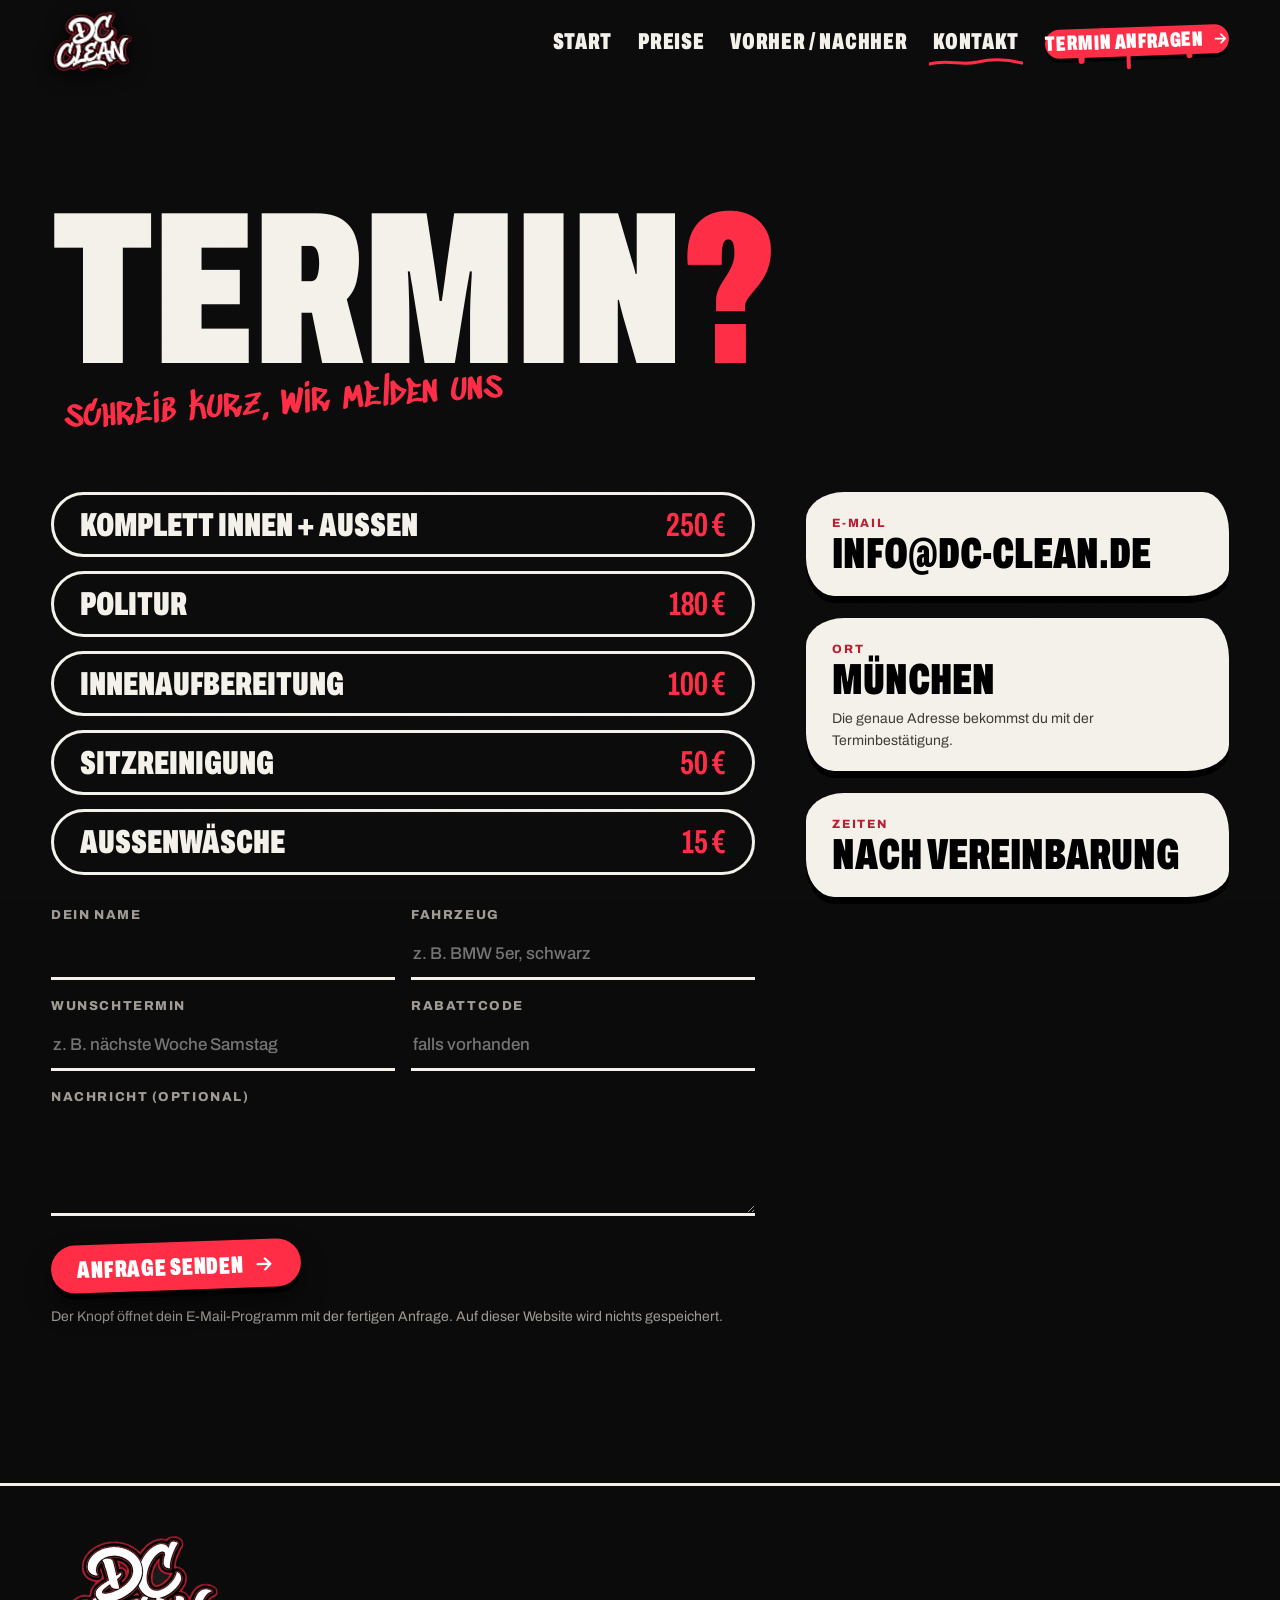
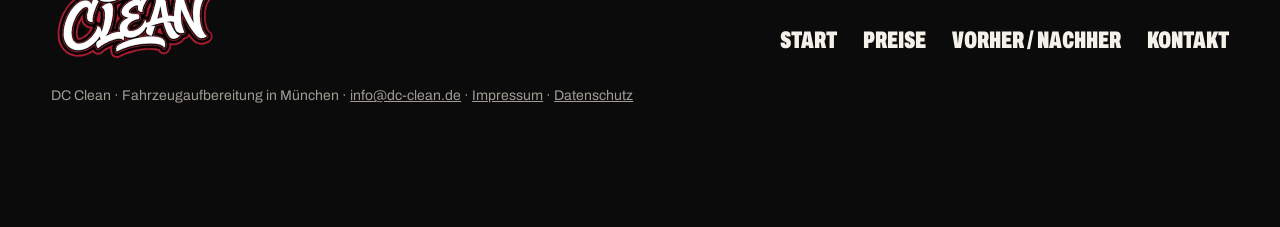
<file: kontakt.html>
<!DOCTYPE html>
<html lang="de">
<head>
<meta charset="utf-8">
<meta name="viewport" content="width=device-width,initial-scale=1,viewport-fit=cover">
<title>Termin anfragen | DC Clean München</title>
<meta name="description" content="Termin bei DC Clean in München anfragen: Leistungen auswählen, Wunschtermin nennen, fertig.">

<link rel="canonical" href="https://dc-clean.de/kontakt.html">
<link rel="icon" type="image/png" href="img/icon.png">
<link rel="apple-touch-icon" href="img/icon.png">
<meta property="og:title" content="Termin anfragen | DC Clean München">
<meta property="og:description" content="Termin bei DC Clean in München anfragen: Leistungen auswählen, Wunschtermin nennen, fertig.">
<meta property="og:image" content="https://dc-clean.de/img/hero.jpg">
<meta property="og:url" content="https://dc-clean.de/kontakt.html">
<meta property="og:type" content="website">
<meta name="theme-color" content="#0b0b0c">
<link rel="preload" href="fonts/archivo.woff" as="font" type="font/woff" crossorigin>
<link rel="preload" href="fonts/marker.woff" as="font" type="font/woff" crossorigin>
<link rel="stylesheet" href="style.css?v=7">

</head>
<body>
<header class="nav">
  <a class="brand" href="index.html" aria-label="DC Clean Startseite"><img src="img/logo.png" alt="DC Clean" width="613" height="446"></a>
  <button class="burger" aria-label="Menü" aria-expanded="false"><i></i><i></i></button>
  <nav><a href="index.html">Start</a><a href="leistungen.html">Preise</a><a href="galerie.html">Vorher / Nachher</a><a href="kontakt.html" aria-current="page">Kontakt</a><a class="drip sm" href="kontakt.html"><span>Termin anfragen</span><svg viewBox="0 0 24 24" fill="none" stroke="currentColor" stroke-width="2.4" stroke-linecap="round" stroke-linejoin="round" aria-hidden="true"><path d="M5 12h14M13 6l6 6-6 6"/></svg><i></i></a></nav>
</header>
<main>

<div class="phead"><div class="wrap">
  <h1>Termin<span class="red">?</span></h1>
  <div class="note">schreib kurz, wir melden uns</div>
</div></div>
<section style="padding-top:20px"><div class="wrap contact">
  <form id="anfrage" class="cfg rv">
    <div class="opts"><label class="opt" for="k-komplett"><input type="checkbox" id="k-komplett" value="komplett" data-price="250" data-name="Komplett innen + außen"><span>Komplett innen + außen<b>250 €</b></span></label><label class="opt" for="k-politur"><input type="checkbox" id="k-politur" value="politur" data-price="180" data-name="Politur"><span>Politur<b>180 €</b></span></label><label class="opt" for="k-innen"><input type="checkbox" id="k-innen" value="innen" data-price="100" data-name="Innenaufbereitung"><span>Innenaufbereitung<b>100 €</b></span></label><label class="opt" for="k-sitze"><input type="checkbox" id="k-sitze" value="sitze" data-price="50" data-name="Sitzreinigung"><span>Sitzreinigung<b>50 €</b></span></label><label class="opt" for="k-waesche"><input type="checkbox" id="k-waesche" value="waesche" data-price="15" data-name="Außenwäsche"><span>Außenwäsche<b>15 €</b></span></label></div>
    <div class="two" style="margin-top:14px">
      <label class="f" for="a-name">Dein Name<input type="text" id="a-name" required autocomplete="name"></label>
      <label class="f" for="a-auto">Fahrzeug<input type="text" id="a-auto" placeholder="z. B. BMW 5er, schwarz"></label>
    </div>
    <div class="two">
      <label class="f" for="a-termin">Wunschtermin<input type="text" id="a-termin" placeholder="z. B. nächste Woche Samstag"></label>
      <label class="f" for="a-code">Rabattcode<input type="text" id="a-code" placeholder="falls vorhanden" autocomplete="off"></label>
    </div>
    <label class="f" for="a-msg">Nachricht (optional)<textarea id="a-msg" rows="3"></textarea></label>
    <div style="margin-top:10px"><button class="stk hot" type="submit">Anfrage senden <svg viewBox="0 0 24 24" fill="none" stroke="currentColor" stroke-width="2.4" stroke-linecap="round" stroke-linejoin="round" aria-hidden="true"><path d="M5 12h14M13 6l6 6-6 6"/></svg></button></div>
    <p class="small" style="margin:0">Der Knopf öffnet dein E-Mail-Programm mit der fertigen Anfrage. Auf dieser Website wird nichts gespeichert.</p>
    <div style="display:none"><span data-lines></span><span data-sum></span></div>
  </form>
  <div class="cards">
    <a class="rv" href="mailto:info@dc-clean.de"><small>E-Mail</small><b>info@<wbr>dc-clean.de</b></a>
    <div class="rv"><small>Ort</small><b>München</b><p>Die genaue Adresse bekommst du mit der Terminbestätigung.</p></div>
    <div class="rv"><small>Zeiten</small><b>Nach Vereinbarung</b></div>
  </div>
</div></section>
</main>
<footer><div class="wrap"><div class="cols">
  <img src="img/logo.png" alt="DC Clean" width="613" height="446" loading="lazy">
  <nav aria-label="Seiten"><a href="index.html">Start</a><a href="leistungen.html">Preise</a><a href="galerie.html">Vorher / Nachher</a><a href="kontakt.html">Kontakt</a></nav>
</div><p>DC Clean · Fahrzeugaufbereitung in München · <a href="mailto:info@dc-clean.de">info@dc-clean.de</a> · <a href="impressum.html">Impressum</a> · <a href="datenschutz.html">Datenschutz</a></p></div></footer>

<nav class="dock" aria-label="Schnellzugriff"><a href="index.html" class=""><svg viewBox="0 0 24 24" fill="none" stroke="currentColor" stroke-width="2.4" stroke-linecap="round" stroke-linejoin="round" aria-hidden="true"><path d="M3 11l9-8 9 8v9a1 1 0 0 1-1 1h-5v-6H9v6H4a1 1 0 0 1-1-1z"/></svg>Start</a><a href="leistungen.html" class=""><svg viewBox="0 0 24 24" fill="none" stroke="currentColor" stroke-width="2.4" stroke-linecap="round" stroke-linejoin="round" aria-hidden="true"><path d="M20 12l-8 8-9-9V3h8z"/><circle cx="7.5" cy="7.5" r="1.5"/></svg>Preise</a><a href="galerie.html" class=""><svg viewBox="0 0 24 24" fill="none" stroke="currentColor" stroke-width="2.4" stroke-linecap="round" stroke-linejoin="round" aria-hidden="true"><rect x="3" y="5" width="18" height="14" rx="1"/><path d="M12 3v18"/></svg>Vorher</a><a href="kontakt.html" class="go"><svg viewBox="0 0 24 24" fill="none" stroke="currentColor" stroke-width="2.4" stroke-linecap="round" stroke-linejoin="round" aria-hidden="true"><rect x="3" y="5" width="18" height="16" rx="2"/><path d="M3 10h18M8 3v4M16 3v4"/></svg>Termin</a></nav>
<script src="main.js?v=7"></script>
</body>
</html>
</file>
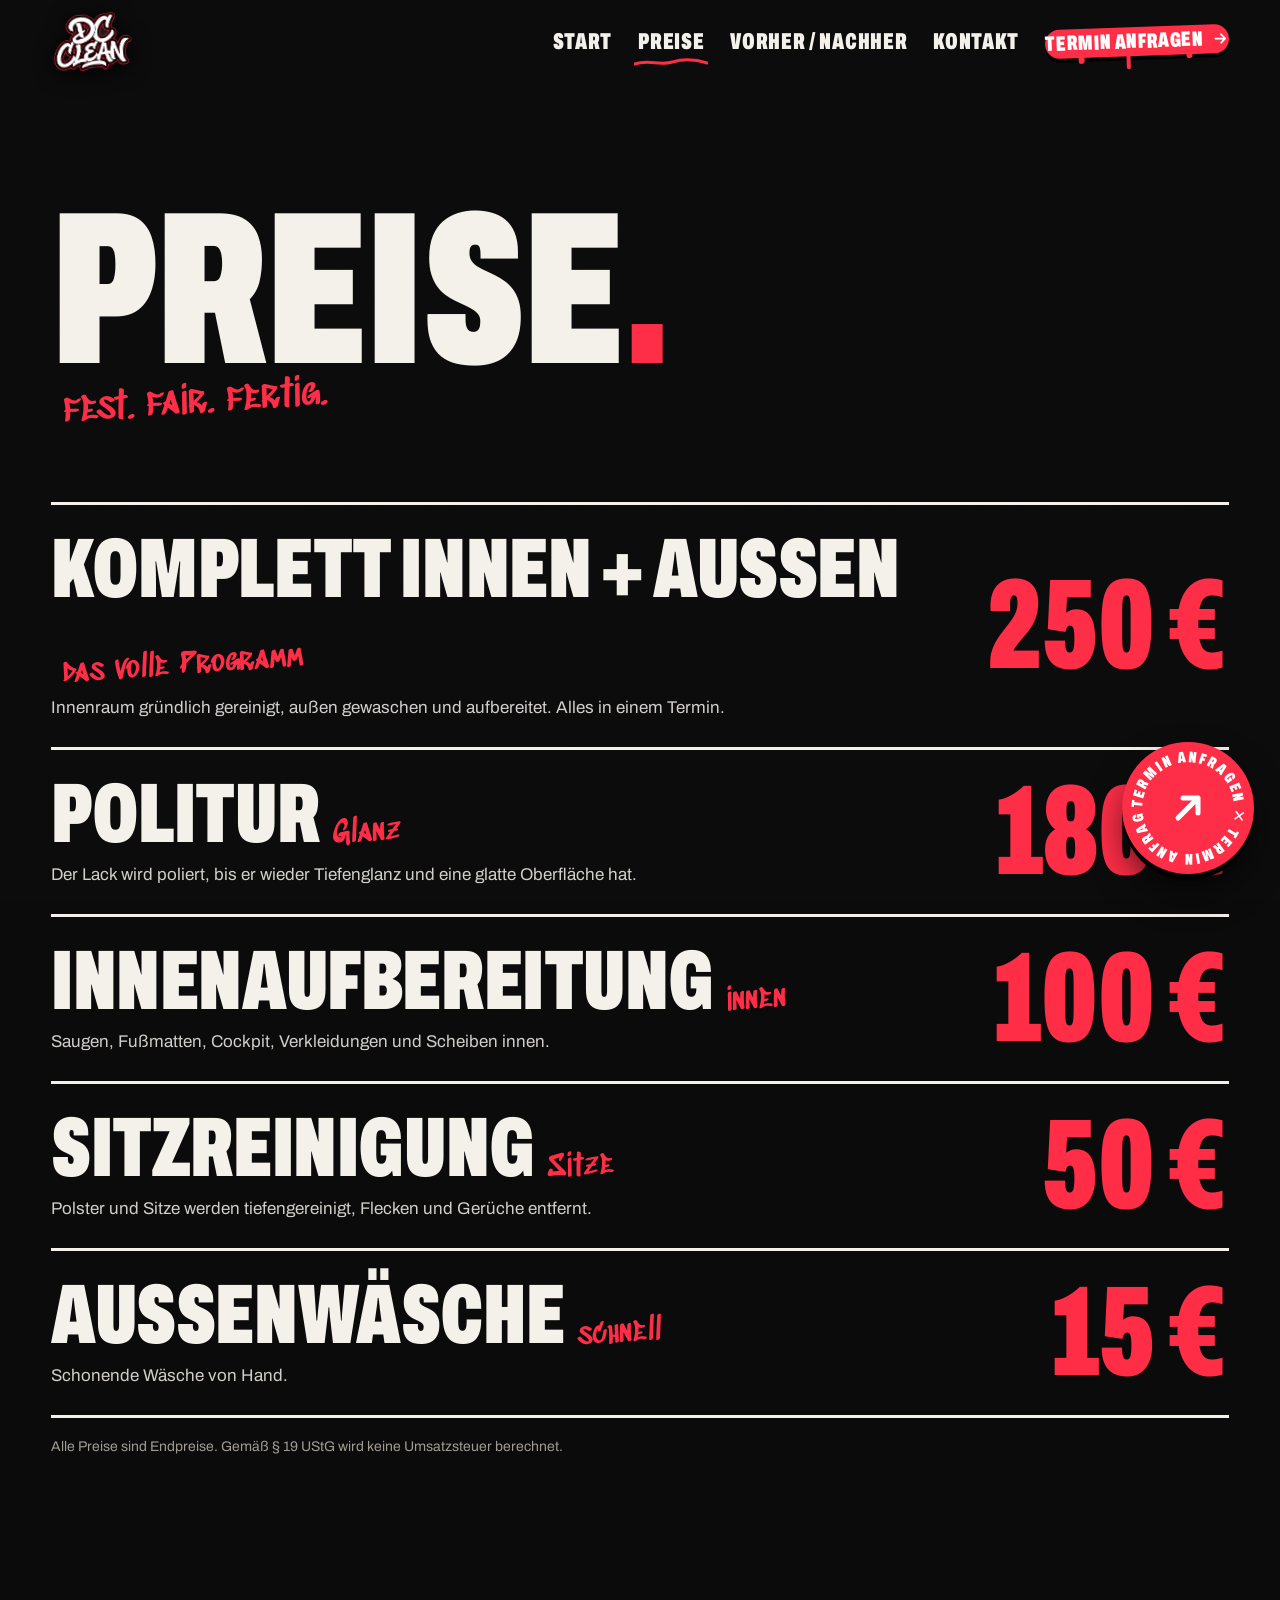
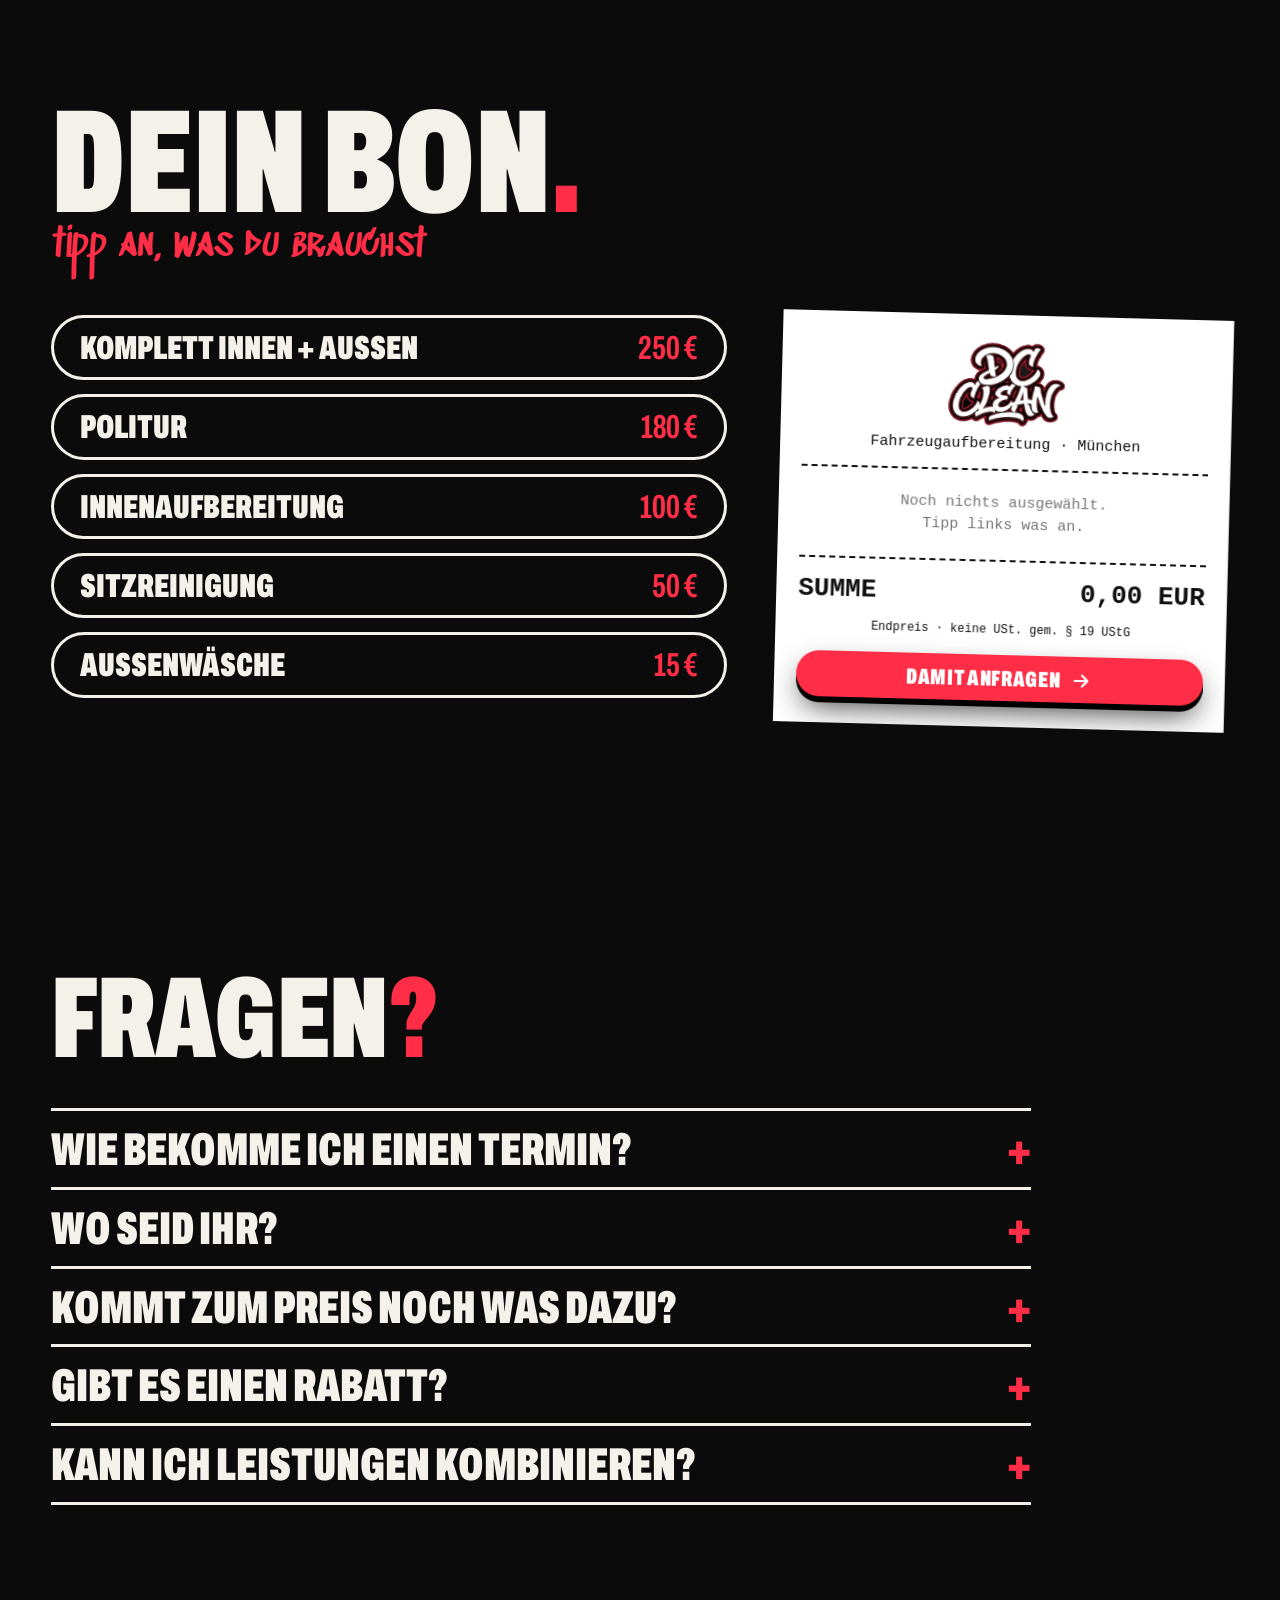
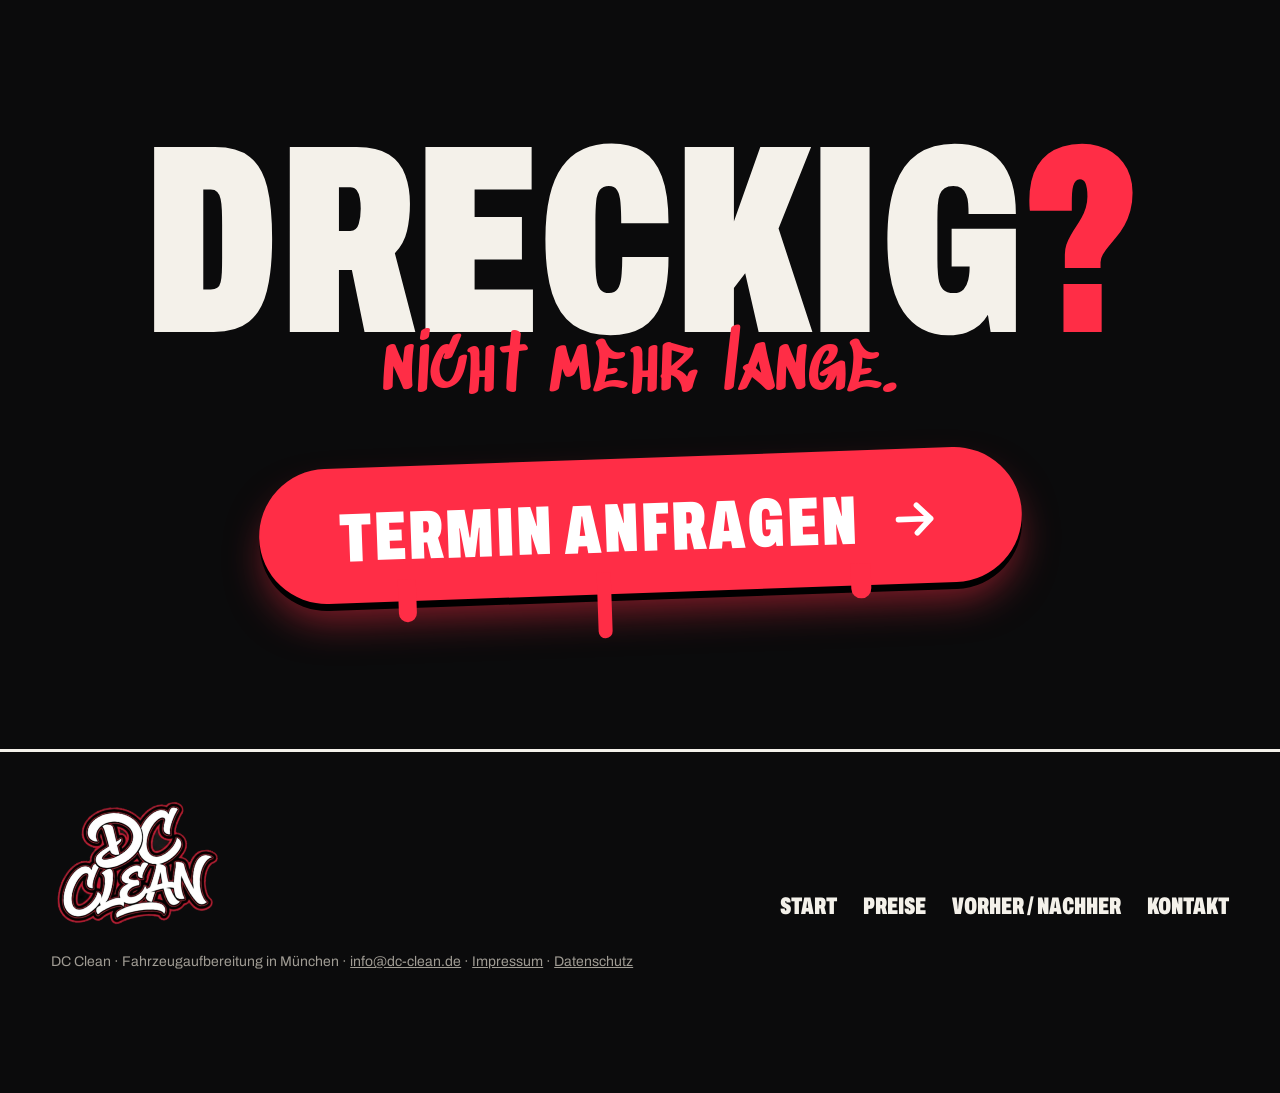
<file: leistungen.html>
<!DOCTYPE html>
<html lang="de">
<head>
<meta charset="utf-8">
<meta name="viewport" content="width=device-width,initial-scale=1,viewport-fit=cover">
<title>Preise | DC Clean München</title>
<meta name="description" content="Alle Leistungen von DC Clean mit Festpreisen: Komplettpaket 250 €, Politur 180 €, Innenaufbereitung 100 €, Sitzreinigung 50 €, Außenwäsche 15 €.">

<link rel="canonical" href="https://dc-clean.de/leistungen.html">
<link rel="icon" type="image/png" href="img/icon.png">
<link rel="apple-touch-icon" href="img/icon.png">
<meta property="og:title" content="Preise | DC Clean München">
<meta property="og:description" content="Alle Leistungen von DC Clean mit Festpreisen: Komplettpaket 250 €, Politur 180 €, Innenaufbereitung 100 €, Sitzreinigung 50 €, Außenwäsche 15 €.">
<meta property="og:image" content="https://dc-clean.de/img/hero.jpg">
<meta property="og:url" content="https://dc-clean.de/leistungen.html">
<meta property="og:type" content="website">
<meta name="theme-color" content="#0b0b0c">
<link rel="preload" href="fonts/archivo.woff" as="font" type="font/woff" crossorigin>
<link rel="preload" href="fonts/marker.woff" as="font" type="font/woff" crossorigin>
<link rel="stylesheet" href="style.css?v=7">

</head>
<body>
<header class="nav">
  <a class="brand" href="index.html" aria-label="DC Clean Startseite"><img src="img/logo.png" alt="DC Clean" width="613" height="446"></a>
  <button class="burger" aria-label="Menü" aria-expanded="false"><i></i><i></i></button>
  <nav><a href="index.html">Start</a><a href="leistungen.html" aria-current="page">Preise</a><a href="galerie.html">Vorher / Nachher</a><a href="kontakt.html">Kontakt</a><a class="drip sm" href="kontakt.html"><span>Termin anfragen</span><svg viewBox="0 0 24 24" fill="none" stroke="currentColor" stroke-width="2.4" stroke-linecap="round" stroke-linejoin="round" aria-hidden="true"><path d="M5 12h14M13 6l6 6-6 6"/></svg><i></i></a></nav>
</header>
<main>

<div class="phead"><div class="wrap">
  <h1>Preise<span class="red">.</span></h1>
  <div class="note">fest. fair. fertig.</div>
</div></div>
<section style="padding-top:10px"><div class="wrap"><div class="svc">
  <article class="rv"><div><h3>Komplett innen + außen<span class="mk">das volle Programm</span></h3><p>Innenraum gründlich gereinigt, außen gewaschen und aufbereitet. Alles in einem Termin.</p></div><div class="price">250 €</div></article>
  <article class="rv"><div><h3>Politur<span class="mk">Glanz</span></h3><p>Der Lack wird poliert, bis er wieder Tiefenglanz und eine glatte Oberfläche hat.</p></div><div class="price">180 €</div></article>
  <article class="rv"><div><h3>Innenaufbereitung<span class="mk">innen</span></h3><p>Saugen, Fußmatten, Cockpit, Verkleidungen und Scheiben innen.</p></div><div class="price">100 €</div></article>
  <article class="rv"><div><h3>Sitzreinigung<span class="mk">Sitze</span></h3><p>Polster und Sitze werden tiefengereinigt, Flecken und Gerüche entfernt.</p></div><div class="price">50 €</div></article>
  <article class="rv"><div><h3>Außenwäsche<span class="mk">schnell</span></h3><p>Schonende Wäsche von Hand.</p></div><div class="price">15 €</div></article>
</div><p class="small" style="margin-top:18px">Alle Preise sind Endpreise. Gemäß § 19 UStG wird keine Umsatzsteuer berechnet.</p></div></section>

<section id="rechner"><div class="wrap">
  <h2 class="rv">Dein Bon<span class="red">.</span></h2>
  <div class="note rv">tipp an, was du brauchst</div>
  <div class="kasse cfg">
    <div class="opts rv"><label class="opt" for="r-komplett"><input type="checkbox" id="r-komplett" value="komplett" data-price="250" data-name="Komplett innen + außen"><span>Komplett innen + außen<b>250 €</b></span></label><label class="opt" for="r-politur"><input type="checkbox" id="r-politur" value="politur" data-price="180" data-name="Politur"><span>Politur<b>180 €</b></span></label><label class="opt" for="r-innen"><input type="checkbox" id="r-innen" value="innen" data-price="100" data-name="Innenaufbereitung"><span>Innenaufbereitung<b>100 €</b></span></label><label class="opt" for="r-sitze"><input type="checkbox" id="r-sitze" value="sitze" data-price="50" data-name="Sitzreinigung"><span>Sitzreinigung<b>50 €</b></span></label><label class="opt" for="r-waesche"><input type="checkbox" id="r-waesche" value="waesche" data-price="15" data-name="Außenwäsche"><span>Außenwäsche<b>15 €</b></span></label></div>
    <div class="bon"><img src="img/logo.png" alt="" width="613" height="446"><div class="c">Fahrzeugaufbereitung · München</div><hr>
      <div data-lines></div><hr><div class="ln sum"><span>SUMME</span><span data-sum>0,00 EUR</span></div>
      <div class="c" style="margin-top:8px;font-size:12px">Endpreis · keine USt. gem. § 19 UStG</div><a class="stk hot" data-go href="kontakt.html">Damit anfragen <svg viewBox="0 0 24 24" fill="none" stroke="currentColor" stroke-width="2.4" stroke-linecap="round" stroke-linejoin="round" aria-hidden="true"><path d="M5 12h14M13 6l6 6-6 6"/></svg></a></div>
  </div>
</div></section>

<section><div class="wrap">
  <h2 class="rv" style="font-size:clamp(56px,9vw,140px)">Fragen<span class="red">?</span></h2>
  <div class="faq">
    <details class="rv"><summary>Wie bekomme ich einen Termin?</summary><p>Schreib über das Formular auf der Kontaktseite oder direkt an info@dc-clean.de. Termine gibt es nach Vereinbarung.</p></details>
    <details class="rv"><summary>Wo seid ihr?</summary><p>In München. Die genaue Adresse bekommst du mit der Terminbestätigung.</p></details>
    <details class="rv"><summary>Kommt zum Preis noch was dazu?</summary><p>Nein. Die genannten Preise sind Endpreise, es wird keine Umsatzsteuer aufgeschlagen.</p></details>
    <details class="rv"><summary>Gibt es einen Rabatt?</summary><p>Ja, für Neukunden: Auf der Startseite versteckt sich hinter der dreckigen Stelle ein Code für 15 % auf den ersten Termin. Er gilt einmal pro Kunde.</p></details>
    <details class="rv"><summary>Kann ich Leistungen kombinieren?</summary><p>Ja. Mit dem Bon oben stellst du dir zusammen, was du brauchst, und schickst die Auswahl direkt als Anfrage.</p></details>
  </div>
</div></section>
<section class="final"><div class="wrap">
  <div class="foam" aria-hidden="true"></div>
  <h2 class="rv">Dreckig<span class="red">?</span></h2>
  <div class="note rv">nicht mehr lange.</div>
  <div class="rv" style="margin-top:50px"><a class="drip xl" href="kontakt.html"><span>Termin anfragen</span><svg viewBox="0 0 24 24" fill="none" stroke="currentColor" stroke-width="2.4" stroke-linecap="round" stroke-linejoin="round" aria-hidden="true"><path d="M5 12h14M13 6l6 6-6 6"/></svg><i></i></a></div>
</div></section>
</main>
<footer><div class="wrap"><div class="cols">
  <img src="img/logo.png" alt="DC Clean" width="613" height="446" loading="lazy">
  <nav aria-label="Seiten"><a href="index.html">Start</a><a href="leistungen.html">Preise</a><a href="galerie.html">Vorher / Nachher</a><a href="kontakt.html">Kontakt</a></nav>
</div><p>DC Clean · Fahrzeugaufbereitung in München · <a href="mailto:info@dc-clean.de">info@dc-clean.de</a> · <a href="impressum.html">Impressum</a> · <a href="datenschutz.html">Datenschutz</a></p></div></footer>
<a class="spin" href="kontakt.html" aria-label="Termin anfragen"><svg class="ring" viewBox="0 0 120 120" aria-hidden="true"><defs><path id="c" d="M60 60m-46 0a46 46 0 1 1 92 0a46 46 0 1 1-92 0"/></defs><text><textPath href="#c">Termin anfragen ✕ Termin anfragen ✕ </textPath></text></svg><svg class="ar" viewBox="0 0 24 24" fill="none" stroke="currentColor" stroke-width="3" stroke-linecap="round" stroke-linejoin="round" aria-hidden="true"><path d="M6 18L18 6M9 6h9v9"/></svg></a>
<nav class="dock" aria-label="Schnellzugriff"><a href="index.html" class=""><svg viewBox="0 0 24 24" fill="none" stroke="currentColor" stroke-width="2.4" stroke-linecap="round" stroke-linejoin="round" aria-hidden="true"><path d="M3 11l9-8 9 8v9a1 1 0 0 1-1 1h-5v-6H9v6H4a1 1 0 0 1-1-1z"/></svg>Start</a><a href="leistungen.html" class="" aria-current="page"><svg viewBox="0 0 24 24" fill="none" stroke="currentColor" stroke-width="2.4" stroke-linecap="round" stroke-linejoin="round" aria-hidden="true"><path d="M20 12l-8 8-9-9V3h8z"/><circle cx="7.5" cy="7.5" r="1.5"/></svg>Preise</a><a href="galerie.html" class=""><svg viewBox="0 0 24 24" fill="none" stroke="currentColor" stroke-width="2.4" stroke-linecap="round" stroke-linejoin="round" aria-hidden="true"><rect x="3" y="5" width="18" height="14" rx="1"/><path d="M12 3v18"/></svg>Vorher</a><a href="kontakt.html" class="go"><svg viewBox="0 0 24 24" fill="none" stroke="currentColor" stroke-width="2.4" stroke-linecap="round" stroke-linejoin="round" aria-hidden="true"><rect x="3" y="5" width="18" height="16" rx="2"/><path d="M3 10h18M8 3v4M16 3v4"/></svg>Termin</a></nav>
<script src="main.js?v=7"></script>
</body>
</html>
</file>
<file: style.css>
/* DC Clean: Asphalt, Sticker, Marker. Der Star ist die dreckige Scheibe im Start. */
@font-face{font-family:"Archivo";src:url(fonts/archivo.woff) format("woff");font-weight:100 900;font-stretch:62% 125%;font-display:swap}
@font-face{font-family:"Marker";src:url(fonts/marker.woff) format("woff");font-display:swap}
:root{--bg:#0b0b0c;--ink:#0b0b0c;--paper:#f4f1ea;--fg:#f4f1ea;--muted:#a09c94;--line:#2a2927;--red:#b91d2f;--hot:#ff2d46;
  --font:"Archivo","Segoe UI",system-ui,-apple-system,"Helvetica Neue",Arial,sans-serif;--mk:"Marker","Comic Sans MS","Segoe Print",cursive;--pad:clamp(20px,4vw,56px)}
*{box-sizing:border-box}
html{scroll-behavior:smooth;color-scheme:dark;-webkit-text-size-adjust:100%;overflow-x:clip}
body{margin:0;background:var(--bg);color:var(--fg);font-family:var(--font);font-size:17px;line-height:1.55;overflow-x:clip}
body::after{content:"";position:fixed;inset:0;z-index:100;pointer-events:none;opacity:.07;mix-blend-mode:overlay;background-image:url("data:image/svg+xml;utf8,<svg xmlns='http://www.w3.org/2000/svg' width='220' height='220'><filter id='n'><feTurbulence type='fractalNoise' baseFrequency='.9' numOctaves='2' stitchTiles='stitch'/></filter><rect width='100%' height='100%' filter='url(%23n)'/></svg>")}
img{max-width:100%;height:auto;display:block}
a{color:inherit}
.wrap{max-width:1280px;margin:0 auto;padding-inline:var(--pad)}
h1,h2,h3{font-stretch:62%;font-weight:900;text-transform:uppercase;line-height:.84;letter-spacing:-.005em;margin:0}
h1{font-size:clamp(84px,19vw,300px)}
h2{font-size:clamp(60px,11.5vw,170px)}
h3{font-size:clamp(30px,3.4vw,44px);line-height:.92}
.mk{font-family:var(--mk);font-weight:400;font-stretch:normal;text-transform:none;letter-spacing:0;color:var(--hot);line-height:1}
.out{color:transparent;-webkit-text-stroke:2px var(--fg)}
.red{color:var(--hot)}
.lead{color:#cfcabf;font-size:clamp(17px,1.5vw,20px);max-width:34em;margin:22px 0 0}
section{padding-block:clamp(60px,9vw,130px);position:relative}
.note{font-family:var(--mk);color:var(--hot);font-size:clamp(24px,3vw,40px);display:inline-block;transform:rotate(-4deg);line-height:1}

/* Navigation */
.nav{position:fixed;top:0;left:0;right:0;z-index:60;padding:12px var(--pad);display:flex;align-items:center;gap:20px;transition:background .3s,padding .3s}
.scrolled .nav{background:rgba(11,11,12,.9);backdrop-filter:blur(10px);-webkit-backdrop-filter:blur(10px);padding-block:6px}
.nav .brand img{height:60px;width:auto;transform:rotate(-5deg);filter:drop-shadow(0 4px 10px #000);transition:height .3s}
.scrolled .nav .brand img{height:46px}
.nav nav{margin-left:auto;display:flex;gap:26px;align-items:center}
.nav nav a{text-decoration:none;font-stretch:62%;font-weight:900;text-transform:uppercase;font-size:23px;letter-spacing:.03em;position:relative;padding:4px 0}
.nav nav a:not(.drip)::after{content:"";position:absolute;left:-4px;right:-4px;bottom:-3px;height:9px;background:url("data:image/svg+xml;utf8,<svg xmlns='http://www.w3.org/2000/svg' viewBox='0 0 100 9' preserveAspectRatio='none'><path d='M1 6 C20 1 34 8 52 4 S86 2 99 5' fill='none' stroke='%23ff2d46' stroke-width='3' stroke-linecap='round'/></svg>") no-repeat center/100% 100%;transform:scaleX(0);transform-origin:left;transition:transform .25s}
.nav nav a:hover::after,.nav nav a[aria-current="page"]::after{transform:scaleX(1)}
.burger{display:none;margin-left:auto;background:var(--paper);border:0;width:50px;height:50px;border-radius:50%;cursor:pointer;position:relative;z-index:2;transform:rotate(4deg);box-shadow:0 6px 0 #000}
.burger i{position:absolute;left:14px;right:14px;height:3px;background:#000;transition:transform .25s,top .25s}
.burger i:first-child{top:19px}.burger i:last-child{top:28px}
.open .burger i:first-child{top:24px;transform:rotate(45deg)}.open .burger i:last-child{top:24px;transform:rotate(-45deg)}

/* Sticker */
.stk{display:inline-flex;align-items:center;gap:10px;background:var(--paper);color:#000!important;text-decoration:none;font-stretch:62%;font-weight:900;text-transform:uppercase;letter-spacing:.03em;font-size:24px;line-height:1;padding:13px 22px 11px;border:0;border-radius:6px;cursor:pointer;font-family:var(--font);box-shadow:0 6px 0 #000,0 14px 30px -6px rgba(0,0,0,.8);transform:rotate(-2deg);transition:transform .18s,box-shadow .18s}
.stk:hover{transform:rotate(1deg) translateY(-3px);box-shadow:0 9px 0 #000,0 22px 36px -6px rgba(0,0,0,.8)}
.stk:active{transform:translateY(4px);box-shadow:0 2px 0 #000}
.stk.hot{background:var(--hot);color:#fff!important}
.stk svg{width:22px;height:22px}
.nav .stk{font-size:20px;padding:10px 16px 8px}
@media (max-width:900px){
  .burger{display:block}
  .nav .brand{position:relative;z-index:2}
  .nav nav{position:fixed;inset:0;background:var(--bg);flex-direction:column;justify-content:center;gap:10px;visibility:hidden;opacity:0;transition:opacity .25s,visibility .25s;z-index:1}
  .open .nav nav{visibility:visible;opacity:1}
  .open body{overflow:hidden}
  .nav nav a{font-size:64px;line-height:.9}
  .nav nav .stk{font-size:30px;margin-top:22px}
}

/* Start: die Scheibe */
.hero{position:relative;min-height:100svh;display:flex;align-items:flex-end;padding-top:110px;padding-bottom:clamp(30px,5vw,60px);overflow:hidden;isolation:isolate}
.hero .bgphoto{position:absolute;inset:0;z-index:-2;background:url(img/hero.jpg) 62% 40%/cover}
.hero::before{content:"";position:absolute;inset:0;z-index:-1;background:linear-gradient(90deg,rgba(11,11,12,.94) 0%,rgba(11,11,12,.72) 45%,rgba(11,11,12,.2) 100%),linear-gradient(0deg,var(--bg) 0%,transparent 30%)}
.hero .wrap{width:100%;position:relative}
.hero h1 span{display:block}
.hero h1 .mk{font-size:.3em;transform:rotate(-5deg) translate(.2em,-.25em);display:inline-block}
.hero .cta{display:flex;gap:18px;flex-wrap:wrap;margin-top:34px}
.hero .tags{position:absolute;right:0;bottom:6%;display:flex;flex-direction:column;gap:18px;align-items:flex-end}
.tag{background:var(--paper);color:#000;border-radius:8px;padding:12px 18px 10px;box-shadow:0 6px 0 #000;font-size:13px;font-weight:700;text-transform:uppercase;letter-spacing:.08em;line-height:1.1}
.tag b{display:block;font-stretch:62%;font-weight:900;font-size:54px;line-height:.85;letter-spacing:0;color:var(--red)}
.tag:nth-child(1){transform:rotate(5deg)}.tag:nth-child(2){transform:rotate(-4deg) translateX(-30px)}
@media (max-width:900px){.hero .tags{position:static;flex-direction:row;align-items:flex-start;margin-top:36px}.tag:nth-child(2){transform:rotate(-4deg)}.tag b{font-size:44px}.hero .bgphoto{background-position:70% 30%}.hero::before{background:linear-gradient(0deg,var(--bg) 4%,rgba(11,11,12,.72) 55%,rgba(11,11,12,.35))}}
/* Dreckschicht */
.dirt{position:absolute;inset:0;width:100%;height:100%;z-index:5;touch-action:pan-y;transition:opacity .9s;cursor:url("data:image/svg+xml;utf8,<svg xmlns='http://www.w3.org/2000/svg' width='56' height='56'><g transform='rotate(-20 28 28)'><rect x='8' y='16' width='40' height='24' rx='7' fill='%23ffd23f' stroke='%23000' stroke-width='3'/><circle cx='18' cy='25' r='2.5'/><circle cx='30' cy='31' r='3'/><circle cx='39' cy='23' r='2'/></g></svg>") 28 28,grab}
.dirt.gone{opacity:0;pointer-events:none}
.wipehint{position:absolute;z-index:6;left:50%;bottom:14%;transform:translateX(-50%) rotate(-3deg);display:flex;flex-direction:column;align-items:center;gap:14px;pointer-events:none;transition:opacity .4s;text-align:center}
.wipehint b{font-family:var(--mk);font-weight:400;font-size:clamp(26px,3.6vw,44px);color:#fff;text-shadow:0 3px 0 #000,0 0 18px #000;animation:nudge 1.6s ease-in-out infinite}
.wipehint button{pointer-events:auto;font-size:16px;padding:9px 14px 7px}
.wipehint.gone{opacity:0;visibility:hidden}
@keyframes nudge{0%,100%{transform:translateX(-14px)}50%{transform:translateX(14px)}}
.squeegee{position:absolute;top:0;bottom:0;width:16px;z-index:7;background:linear-gradient(90deg,#111,#555,#111);box-shadow:0 0 30px 8px rgba(255,255,255,.35);left:-20px;pointer-events:none}

/* Absperrband */
.tapes{position:relative;height:clamp(120px,15vw,200px);overflow:hidden}
.tape{position:absolute;left:-5%;width:110%;white-space:nowrap;overflow:hidden;padding:10px 0 8px;font-stretch:62%;font-weight:900;text-transform:uppercase;font-size:clamp(26px,3.6vw,48px);line-height:1;box-shadow:0 10px 30px rgba(0,0,0,.6)}
.tape div{display:inline-block;animation:tick 30s linear infinite}
.tape span{margin-inline:.5em}
.tape.a{top:22%;background:var(--paper);color:#000;transform:rotate(-3deg)}
.tape.b{top:44%;background:var(--hot);color:#000;transform:rotate(2.2deg)}
.tape.b div{animation-direction:reverse}
.tape.a span::after{content:"///";margin-left:1em;color:var(--red)}
.tape.b span::after{content:"✕";margin-left:1em}
@keyframes tick{to{transform:translateX(-50%)}}

/* Schnellzugriffe */
.quick{display:grid;grid-template-columns:repeat(4,minmax(0,1fr));gap:22px}
.quick a{text-decoration:none;background:var(--paper);color:#000;border-radius:10px;padding:20px 20px 16px;box-shadow:0 7px 0 #000;display:flex;flex-direction:column;gap:30px;transition:transform .2s;min-height:150px;justify-content:space-between}
.quick a:nth-child(1){transform:rotate(-2.5deg)}.quick a:nth-child(2){transform:rotate(1.8deg)}.quick a:nth-child(3){transform:rotate(-1.2deg)}.quick a:nth-child(4){transform:rotate(3deg);background:var(--hot);color:#fff}
.quick a:hover{transform:rotate(0) translateY(-8px) scale(1.03)}
.quick svg{width:34px;height:34px}
.quick b{font-stretch:62%;font-weight:900;text-transform:uppercase;font-size:38px;line-height:.85;display:block}
.quick small{font-size:14px;font-weight:600;opacity:.75}
@media (max-width:900px){.quick{grid-template-columns:repeat(2,minmax(0,1fr));gap:16px}.quick b{font-size:30px}}

/* Preis-Sticker */
.wall{display:flex;flex-wrap:wrap;gap:30px 26px;margin-top:60px;justify-content:center}
.pst{position:relative;width:min(100%,330px);background:var(--paper);color:#000;text-decoration:none;border-radius:14px;padding:24px 24px 20px;box-shadow:0 8px 0 #000,0 26px 50px -10px rgba(0,0,0,.9);display:flex;flex-direction:column;gap:8px;transition:transform .25s;transform:rotate(var(--r,0deg))}
.pst:hover{transform:rotate(0) translateY(-10px) scale(1.04);z-index:2}
.pst::after{content:"";position:absolute;right:0;top:0;width:44px;height:44px;background:linear-gradient(225deg,var(--bg) 50%,#c9c5bb 50%,#e9e5dc);border-bottom-left-radius:12px;box-shadow:-3px 3px 6px rgba(0,0,0,.25)}
.pst p{margin:0;font-size:15px;line-height:1.4;color:#3b3934}
.pst .price{font-stretch:62%;font-weight:900;font-size:120px;line-height:.8;color:var(--red);margin-top:14px;letter-spacing:-.01em}
.pst .price small{font-size:.42em;color:#000}
.pst .mk{font-size:26px;color:var(--red)}
.pst.big{width:min(100%,520px);background:var(--hot);color:#fff}
.pst.big p{color:#fff}.pst.big .price{color:#fff;font-size:170px}.pst.big .price small{color:#000}.pst.big .mk{color:#000}
.pst.big::after{background:linear-gradient(225deg,var(--bg) 50%,#a3172a 50%,#e02a40)}
@media (max-width:600px){.pst .price{font-size:96px}.pst.big .price{font-size:128px}}

/* Vorher / Nachher (unverändert) */
.ba{display:grid;grid-template-columns:repeat(auto-fit,minmax(280px,1fr));gap:28px;margin-top:50px}
.cmp{position:relative;aspect-ratio:4/5;border-radius:18px;overflow:hidden;border:1px solid var(--line);--p:50%;user-select:none}
.cmp img{position:absolute;inset:0;width:100%;height:100%;object-fit:cover}
.cmp .after{clip-path:inset(0 0 0 var(--p))}
.cmp .bar{position:absolute;top:0;bottom:0;left:var(--p);width:3px;background:#fff;transform:translateX(-50%);pointer-events:none}
.cmp .bar::after{content:"‹ ›";position:absolute;top:50%;left:50%;transform:translate(-50%,-50%);background:var(--hot);color:#fff;font-weight:700;border-radius:999px;width:46px;height:46px;display:grid;place-items:center;border:2px solid #fff;font-size:18px}
.cmp span{position:absolute;top:12px;background:rgba(0,0,0,.72);padding:3px 12px;border-radius:999px;font-size:13px;font-weight:700;text-transform:uppercase;letter-spacing:.08em}
.cmp .l{left:12px}.cmp .r{right:12px;background:var(--hot)}
.cmp input{position:absolute;inset:0;width:100%;height:100%;opacity:0;cursor:ew-resize;margin:0}
.cmp:focus-within{outline:2px solid var(--hot);outline-offset:3px}
figure{margin:0}figcaption{margin-top:12px;font-family:var(--mk);font-size:22px;color:var(--fg);transform:rotate(-1.5deg)}
.split{display:grid;grid-template-columns:minmax(0,1.1fr) minmax(0,.9fr);gap:clamp(24px,5vw,80px);align-items:center}
@media (max-width:900px){.split{grid-template-columns:minmax(0,1fr)}}

/* Ablauf */
.steps{margin-top:50px;border-top:3px solid var(--fg)}
.steps div{display:grid;grid-template-columns:clamp(90px,16vw,240px) minmax(0,1fr) minmax(0,1.2fr);gap:10px 30px;align-items:center;border-bottom:3px solid var(--fg);padding:22px 0;transition:background .25s,color .25s,padding .25s}
.steps div:hover{background:var(--paper);color:#000;padding-inline:20px}
.steps i{font-style:normal;font-stretch:62%;font-weight:900;font-size:clamp(80px,13vw,190px);line-height:.8;color:var(--hot)}
.steps h3{font-size:clamp(40px,6vw,90px)}
.steps p{margin:0;font-size:18px;opacity:.85}
@media (max-width:800px){.steps div{grid-template-columns:80px minmax(0,1fr)}.steps p{grid-column:2}}

/* Abschluss */
.final{text-align:center;overflow:hidden}
.final h2{font-size:clamp(80px,21vw,360px);line-height:.8}
.final .note{font-size:clamp(34px,6vw,90px);margin-top:-.25em;position:relative}
.final .stk{margin-top:44px;font-size:clamp(26px,3vw,40px);padding:18px 30px 14px}

/* Drehender Sticker */
.spin{position:fixed;right:26px;bottom:26px;z-index:40;width:132px;height:132px;display:grid;place-items:center;text-decoration:none;border-radius:50%;background:var(--hot);color:#fff;box-shadow:0 6px 0 #000,0 20px 40px -8px rgba(0,0,0,.9);transition:transform .2s}
.spin:hover{transform:scale(1.1) rotate(-8deg)}
.spin svg.ring{position:absolute;inset:6px;animation:rot 14s linear infinite}
.spin svg.ring text{font-family:var(--font);font-stretch:62%;font-weight:900;font-size:15.5px;letter-spacing:.14em;fill:#fff;text-transform:uppercase}
.spin svg.ar{width:40px;height:40px}
@keyframes rot{to{transform:rotate(360deg)}}
@media (max-width:900px){.spin{display:none}}

/* Unterseiten */
.phead{padding-top:clamp(130px,16vw,200px);padding-bottom:clamp(20px,4vw,50px)}
.phead h1{font-size:clamp(76px,17vw,270px)}
.phead .note{margin-left:.3em}

/* Leistungen */
.svc{border-top:3px solid var(--fg);margin-top:20px}
.svc article{display:grid;grid-template-columns:minmax(0,1fr) auto;gap:6px 30px;align-items:center;border-bottom:3px solid var(--fg);padding:26px 0;transition:background .25s,color .25s,padding .25s}
.svc article:hover{background:var(--paper);color:#000;padding-inline:22px}
.svc h3{font-size:clamp(40px,6.6vw,104px)}
.svc p{margin:8px 0 0;max-width:40em;opacity:.85}
.svc .price{font-stretch:62%;font-weight:900;font-size:clamp(64px,10vw,150px);line-height:.8;color:var(--hot)}
.svc article:hover .price{color:var(--red)}
.svc .mk{font-size:clamp(22px,2.4vw,32px);margin-left:.4em;display:inline-block;transform:rotate(-4deg)}

/* Kassenbon */
.kasse{display:grid;grid-template-columns:minmax(0,1.2fr) minmax(0,.8fr);gap:clamp(24px,4vw,60px);align-items:start;margin-top:50px}
@media (max-width:900px){.kasse{grid-template-columns:minmax(0,1fr)}}
.opts{display:grid;gap:14px}
.opt{position:relative;display:block}
.opt input{position:absolute;opacity:0;inset:0;width:100%;height:100%;cursor:pointer;margin:0}
.opt span{display:flex;justify-content:space-between;align-items:center;gap:14px;border:3px solid var(--fg);border-radius:10px;padding:14px 18px 12px;font-stretch:62%;font-weight:900;text-transform:uppercase;font-size:clamp(24px,2.6vw,34px);line-height:1;transition:background .15s,color .15s,transform .15s}
.opt b{white-space:nowrap;color:var(--hot)}
.opt input:checked+span{background:var(--paper);color:#000;transform:rotate(-1deg);box-shadow:0 6px 0 var(--hot)}
.opt input:checked+span b{color:var(--red)}
.opt input:focus-visible+span{outline:3px solid var(--hot);outline-offset:3px}
.bon{background:#fff;color:#111;font-family:ui-monospace,"Cascadia Mono","Courier New",monospace;font-size:15px;line-height:1.5;padding:26px 22px 40px;transform:rotate(1.5deg);box-shadow:0 30px 60px -10px #000;position:sticky;top:90px;
  -webkit-mask:linear-gradient(#000 0 0) top/100% calc(100% - 14px) no-repeat,conic-gradient(from -45deg at 50% 0,#000 90deg,transparent 0) bottom/20px 14px repeat-x;mask:linear-gradient(#000 0 0) top/100% calc(100% - 14px) no-repeat,conic-gradient(from -45deg at 50% 0,#000 90deg,transparent 0) bottom/20px 14px repeat-x}
.bon img{width:120px;margin:0 auto 6px;filter:drop-shadow(0 0 0 #000)}
.bon .c{text-align:center}
.bon hr{border:0;border-top:2px dashed #111;margin:12px 0}
.bon .ln{display:flex;justify-content:space-between;gap:10px}
.bon .sum{font-size:26px;font-weight:700}
.bon .empty{color:#777;text-align:center;padding:10px 0}
.bon .stk{width:100%;justify-content:center;margin-top:16px;transform:none;font-size:22px}

/* Formular */
form{display:grid;gap:16px}
.two{display:grid;grid-template-columns:repeat(auto-fit,minmax(220px,1fr));gap:16px}
label.f{display:grid;gap:6px;font-size:13px;font-weight:800;text-transform:uppercase;letter-spacing:.12em;color:var(--muted)}
input[type=text],textarea{font:inherit;font-size:17px;font-weight:500;color:var(--fg);background:transparent;border:0;border-bottom:3px solid var(--fg);border-radius:0;padding:10px 2px;width:100%;text-transform:none;letter-spacing:0}
input[type=text]:focus,textarea:focus{outline:0;border-color:var(--hot);background:#ffffff0a}
a:focus-visible,button:focus-visible{outline:3px solid var(--hot);outline-offset:4px}
.contact{display:grid;grid-template-columns:minmax(0,1.25fr) minmax(0,.75fr);gap:clamp(24px,4vw,70px);align-items:start}
@media (max-width:900px){.contact{grid-template-columns:minmax(0,1fr)}}
.cards{display:grid;gap:22px}
.cards>*{background:var(--paper);color:#000;border-radius:10px;padding:18px 20px 16px;box-shadow:0 7px 0 #000;text-decoration:none;display:block}
.cards>*:nth-child(1){transform:rotate(2deg)}.cards>*:nth-child(2){transform:rotate(-1.5deg)}.cards>*:nth-child(3){transform:rotate(1deg)}
.cards small{display:block;font-size:12px;font-weight:800;letter-spacing:.14em;text-transform:uppercase;color:var(--red)}
.cards b{font-stretch:62%;font-weight:900;font-size:clamp(30px,3.4vw,44px);line-height:.95;text-transform:uppercase;overflow-wrap:anywhere}
.cards p{margin:6px 0 0;font-size:14px;color:#3b3934}
.small{font-size:14px;color:var(--muted)}

/* FAQ */
.faq{margin-top:40px;border-top:3px solid var(--fg);max-width:980px}
.faq details{border-bottom:3px solid var(--fg)}
.faq summary{cursor:pointer;list-style:none;padding:18px 0 14px;font-stretch:62%;font-weight:900;text-transform:uppercase;font-size:clamp(28px,3.6vw,48px);line-height:.95;display:flex;justify-content:space-between;gap:16px}
.faq summary::-webkit-details-marker{display:none}
.faq summary::after{content:"+";color:var(--hot);transition:transform .2s}
.faq details[open] summary::after{transform:rotate(45deg)}
.faq p{margin:0 0 22px;color:#cfcabf;max-width:44em}

/* Fußzeile */
footer{padding-block:50px 120px;border-top:3px solid var(--fg);margin-top:40px}
footer .cols{display:flex;gap:30px 60px;flex-wrap:wrap;align-items:flex-end;justify-content:space-between}
footer img{width:170px;transform:rotate(-5deg)}
footer nav{display:flex;gap:6px 26px;flex-wrap:wrap}
footer a{font-stretch:62%;font-weight:900;text-transform:uppercase;font-size:24px;text-decoration:none}
footer a:hover{color:var(--hot)}
footer p{color:var(--muted);font-size:14px;margin:26px 0 0}
footer p a{font:inherit;text-transform:none;text-decoration:underline}

/* Schnellleiste mobil */
.dock{display:none}
@media (max-width:900px){
  .dock{position:fixed;left:10px;right:10px;bottom:calc(10px + env(safe-area-inset-bottom,0px));z-index:50;display:grid;grid-template-columns:repeat(4,1fr);gap:6px;background:var(--paper);border-radius:14px;padding:6px;box-shadow:0 6px 0 #000,0 20px 40px rgba(0,0,0,.8);transform:rotate(-1deg)}
  .dock a{display:flex;flex-direction:column;align-items:center;gap:2px;text-decoration:none;font-stretch:62%;font-weight:900;text-transform:uppercase;font-size:15px;letter-spacing:.04em;padding:8px 2px 6px;border-radius:10px;color:#000}
  .dock svg{width:22px;height:22px}
  .dock a[aria-current="page"]{background:#000;color:#fff}
  .dock a.go{background:var(--hot);color:#fff}
}

/* Rechtliches */
.legal{max-width:780px}
.legal h2{font-size:34px;margin-top:40px;line-height:1}
.legal p{color:#d6d1c7}
.legal a{color:var(--hot)}
.todo{background:#3a2a00;color:#ffd77a;padding:1px 6px;border-radius:4px}

/* Einblenden */
.js .rv{opacity:0;transform:translateY(40px) rotate(var(--r,0deg));transition:opacity .6s,transform .7s cubic-bezier(.2,.8,.2,1);transition-delay:var(--d,0s)}
.js .rv.in{opacity:1;transform:rotate(var(--r,0deg))}
.js .pst.rv.in:hover{transform:rotate(0) translateY(-10px) scale(1.04)}
@media (prefers-reduced-motion:reduce){html{scroll-behavior:auto}.js .rv{opacity:1;transform:rotate(var(--r,0deg));transition:none}.tape div,.spin svg.ring,.wipehint b{animation:none}}

/* Kennzeichen als Termin-Knopf */
.plate{display:inline-flex;align-items:stretch;height:72px;background:#fbfbf8;color:#000;text-decoration:none;border:3px solid #000;border-radius:10px;overflow:hidden;box-shadow:0 0 0 3px #fbfbf8,0 9px 0 3px #000,0 26px 40px -6px rgba(0,0,0,.9);font-stretch:62%;font-weight:900;font-size:58px;line-height:1;letter-spacing:.05em;transition:transform .18s,box-shadow .18s;transform:rotate(-2deg);white-space:nowrap}
.plate:hover{transform:rotate(1deg) translateY(-4px) scale(1.03)}
.plate:active{transform:translateY(6px);box-shadow:0 0 0 3px #fbfbf8,0 2px 0 3px #000}
.plate .eu{font-style:normal;flex:none;width:.62em;background:#0a3ea8;color:#fff;font-size:1em;display:flex;flex-direction:column;align-items:center;justify-content:flex-end;padding-bottom:.1em}
.plate .eu{font-size:inherit}
.plate .eu u{display:block;width:.34em;height:.34em;border-radius:50%;border:.055em dotted #ffd400;margin-bottom:.1em;text-decoration:none}
.plate .eu{line-height:1}
.plate .eu{letter-spacing:0}
.plate .eu::first-line{font-size:.3em}
.plate b{display:flex;align-items:center;padding:.06em .16em 0;font-weight:900}
.plate .seal{flex:none;width:.3em;display:flex;flex-direction:column;justify-content:center;gap:.08em}
.plate .seal::before,.plate .seal::after{content:"";display:block;width:.3em;height:.3em;border-radius:50%}
.plate .seal::before{background:conic-gradient(#f2c200 0 25%,#fff 0 50%,#f2c200 0 75%,#fff 0);border:.03em solid #000}
.plate .seal::after{background:radial-gradient(circle,#fff 35%,#7fb0e6 36%);border:.03em solid #000}
.plate.dark{background:#111;color:#fbfbf8;border-color:#fbfbf8;box-shadow:0 0 0 3px #111,0 9px 0 3px #000,0 26px 40px -6px rgba(0,0,0,.9);transform:rotate(1.5deg)}
.plate.dark .seal::before,.plate.dark .seal::after{border-color:#fbfbf8}
.plate.sm{height:44px;font-size:34px;border-width:2px;border-radius:7px;box-shadow:0 0 0 2px #fbfbf8,0 5px 0 2px #000}
.plate.xl{height:clamp(84px,13vw,170px);font-size:clamp(66px,10.5vw,138px);border-width:clamp(3px,.5vw,6px);border-radius:clamp(10px,1.4vw,20px)}
@media (max-width:900px){.plate{height:62px;font-size:49px}.nav nav .plate.sm{height:66px;font-size:52px;margin-top:24px}.nav nav .plate::after{display:none}}
@media (max-width:420px){.hero .cta .plate{height:54px;font-size:42px}}

/* Start-Feinschliff */
.hero h1{font-size:clamp(84px,17.5vw,280px)}
.hero h1 .line2{position:relative;display:inline-block}
.hero h1 .line2 .mk{position:absolute;left:100%;bottom:.5em;margin-left:.1em;transform:rotate(-8deg);white-space:nowrap}
.hero .tags{bottom:190px}
@media (max-width:900px){.hero h1 .line2 .mk{position:static;display:block;margin:.35em 0 0;transform:rotate(-4deg)}.hero .tags{bottom:auto}}

/* Dreckige Stelle mit Rabattcode */
.scratchbox{position:absolute;right:0;bottom:120px;width:340px;display:flex;flex-direction:column;gap:14px;align-items:flex-start}
.scratchbox .note{font-size:30px;transform:rotate(-5deg);text-shadow:0 2px 0 #000}
.scratch{position:relative;width:100%;height:230px;border-radius:14px;overflow:hidden;background:var(--paper);color:#000;box-shadow:0 0 0 4px var(--paper),0 10px 0 4px #000,0 30px 50px -8px rgba(0,0,0,.9);transform:rotate(3deg);transition:transform .3s}
.scratch canvas{position:absolute;inset:0;width:100%;height:100%;touch-action:none;transition:opacity .6s;cursor:url("data:image/svg+xml;utf8,<svg xmlns='http://www.w3.org/2000/svg' width='56' height='56'><g transform='rotate(-20 28 28)'><rect x='8' y='16' width='40' height='24' rx='7' fill='%23ffd23f' stroke='%23000' stroke-width='3'/><circle cx='18' cy='25' r='2.5'/><circle cx='30' cy='31' r='3'/><circle cx='39' cy='23' r='2'/></g></svg>") 28 28,grab}
.prize{position:absolute;inset:0;display:grid;grid-template-columns:auto 1fr;grid-template-rows:auto 1fr auto;gap:0 14px;padding:16px 18px 12px;align-items:center}
.prize small{grid-column:1/-1;font-size:12px;font-weight:800;letter-spacing:.14em;text-transform:uppercase;color:var(--red)}
.prize b{font-stretch:62%;font-weight:900;font-size:112px;line-height:.82;color:var(--red);grid-row:2}
.prize span{grid-row:2;font-size:13px;font-weight:700;text-transform:uppercase;letter-spacing:.1em;line-height:1.1;display:flex;flex-direction:column;gap:4px}
.prize strong{font-stretch:62%;font-weight:900;font-size:46px;letter-spacing:.04em;line-height:.9;border:3px dashed #000;border-radius:8px;padding:6px 10px 2px;align-self:flex-start;user-select:all}
.prize .stk{grid-column:1/-1;grid-row:3;justify-self:start;font-size:20px;padding:9px 16px 7px;transform:none;box-shadow:0 4px 0 #000}
.prize em{position:absolute;right:16px;bottom:14px;width:44%;font-style:normal;font-size:11px;line-height:1.25;color:#3b3934;text-align:right}
.scratch.pop{animation:pop .6s cubic-bezier(.2,1.6,.4,1)}
@keyframes pop{0%{transform:rotate(3deg) scale(1)}40%{transform:rotate(-3deg) scale(1.1)}100%{transform:rotate(3deg) scale(1)}}
@media (max-width:1100px){.scratchbox{position:static;margin-top:44px;width:min(100%,340px)}.hero{padding-bottom:60px}}
@media (prefers-reduced-motion:reduce){.scratch.pop{animation:none}}
.hero h1 .line2 .mk{position:static;display:block;margin:.3em 0 0;transform:rotate(-4deg)}
.scratch{height:250px}
.prize{display:flex;flex-direction:column;gap:6px;align-items:stretch;justify-content:space-between;padding:16px 18px 16px}
.prize .top{display:flex;align-items:center;gap:16px}
.prize b{white-space:nowrap;font-size:104px}
.prize .bot{display:flex;align-items:center;gap:12px}
.prize em{position:static;width:auto;text-align:left;flex:1}
.prize .stk{flex:none}

/* ===== Runde Formen: Tropfen, Kleckse, Schaum ===== */
/* Tropf-Knopf wie frisch gesprüht */
.drip{position:relative;display:inline-flex;align-items:center;gap:.4em;background:var(--hot);color:#fff;text-decoration:none;border-radius:999px;padding:.52em 1.15em .44em;font-stretch:62%;font-weight:900;text-transform:uppercase;letter-spacing:.03em;font-size:36px;line-height:1;box-shadow:0 7px 0 #000,0 22px 40px -8px rgba(255,45,70,.55);transform:rotate(-2deg);transition:transform .2s;white-space:nowrap;--dc:var(--hot)}
.drip svg{width:.8em;height:.8em;flex:none;transition:transform .2s}
.drip:hover{transform:rotate(1deg) scale(1.05)}
.drip:hover svg{transform:translateX(.2em)}
.drip::before,.drip::after,.drip i{content:"";position:absolute;top:calc(100% - .32em);background:var(--dc);border-radius:0 0 999px 999px;transition:height .45s cubic-bezier(.3,1.4,.5,1);z-index:-1}
.drip::before{left:18%;width:.26em;height:.62em}
.drip::after{left:44%;width:.2em;height:.95em;transition-delay:.05s}
.drip i{right:20%;width:.3em;height:.5em;transition-delay:.1s}
.drip:hover::before{height:1.1em}.drip:hover::after{height:1.7em}.drip:hover i{height:.95em}
.drip{isolation:isolate}
.drip.white{background:var(--paper);color:#000;--dc:var(--paper);box-shadow:0 7px 0 #000;transform:rotate(1.5deg)}
.drip.sm{font-size:21px;box-shadow:0 4px 0 #000}
.drip.xl{font-size:clamp(34px,5.4vw,76px)}
@media (max-width:900px){.drip{font-size:30px}.nav nav .drip.sm{font-size:34px;margin-top:26px}}
.hero .cta{gap:22px 26px;padding-bottom:26px}

/* Knöpfe und Felder rund */
.stk{border-radius:999px;padding-inline:26px}
.opt span{border-radius:999px;padding-inline:26px}
.opt input:checked+span{transform:rotate(-1deg) scale(1.02)}
.burger{border-radius:50%}
.tag{border-radius:999px}

/* Schnellzugriffe als Kleckse */
.quick{gap:30px;justify-items:center}
.quick a{aspect-ratio:1;width:min(100%,250px);min-height:0;align-items:center;justify-content:center;text-align:center;gap:10px;padding:18px;border-radius:58% 42% 55% 45%/48% 60% 40% 52%;box-shadow:0 8px 0 #000}
.quick a:nth-child(2){border-radius:44% 56% 40% 60%/58% 44% 56% 42%}
.quick a:nth-child(3){border-radius:52% 48% 62% 38%/42% 55% 45% 58%}
.quick a:nth-child(4){border-radius:50%}
.quick b{font-size:clamp(24px,2.6vw,36px)}
.quick small{display:block;font-size:13px;margin-top:4px}
.quick svg{width:38px;height:38px}
@media (max-width:900px){.quick{gap:18px}.quick small{display:none}}

/* Preis-Sticker: Kreise, Kleckse, Siegel */
.wall{gap:26px 34px;align-items:center}
.pst{width:270px;aspect-ratio:1;border-radius:50%;padding:20px;align-items:center;justify-content:center;text-align:center;gap:2px}
.pst::after{display:none}
.pst h3{font-size:30px}
.pst .price{font-size:104px;margin-top:6px}
.pst .mk{font-size:24px}
.pst:nth-child(2){border-radius:56% 44% 48% 52%/46% 54% 46% 54%}
.pst:nth-child(3){border-radius:44% 56% 58% 42%/55% 42% 58% 45%;width:290px}
.pst:nth-child(4){width:240px}.pst:nth-child(4) .price{font-size:96px}
.pst:nth-child(5){border-radius:60% 40% 46% 54%/50% 58% 42% 50%;width:230px}.pst:nth-child(5) .price{font-size:96px}
.pst.burst{width:min(100%,400px);background:none;box-shadow:none;color:#fff;filter:drop-shadow(0 9px 0 #000) drop-shadow(0 26px 30px rgba(0,0,0,.7));isolation:isolate}
.pst.burst::before{content:"";position:absolute;inset:0;z-index:-1;background:var(--hot);clip-path:polygon(50.00% 0.00%,56.33% 5.95%,64.09% 2.03%,68.49% 9.52%,77.03% 7.94%,79.14% 16.37%,87.79% 17.26%,87.44% 25.94%,95.48% 29.23%,92.70% 37.46%,99.49% 42.88%,94.50% 50.00%,99.49% 57.12%,92.70% 62.54%,95.48% 70.77%,87.44% 74.06%,87.79% 82.74%,79.14% 83.63%,77.03% 92.06%,68.49% 90.48%,64.09% 97.97%,56.33% 94.05%,50.00% 100.00%,43.67% 94.05%,35.91% 97.97%,31.51% 90.48%,22.97% 92.06%,20.86% 83.63%,12.21% 82.74%,12.56% 74.06%,4.52% 70.77%,7.30% 62.54%,0.51% 57.12%,5.50% 50.00%,0.51% 42.88%,7.30% 37.46%,4.52% 29.23%,12.56% 25.94%,12.21% 17.26%,20.86% 16.37%,22.97% 7.94%,31.51% 9.52%,35.91% 2.03%,43.67% 5.95%);animation:rot 60s linear infinite}
.pst.burst h3{font-size:40px}
.pst.burst .price{font-size:170px;color:#fff}.pst.burst .price small{color:#000}
.pst.burst .mk{color:#000;font-size:28px}
@media (max-width:600px){.pst.burst{width:330px}.pst.burst .price{font-size:136px}.pst.burst h3{font-size:32px}}

/* Rabattkarte und Kontaktkarten weicher */
.scratch{border-radius:46px 30px 52px 34px/34px 48px 30px 50px}
.cards>*{border-radius:38px 26px 42px 28px/28px 40px 26px 38px;padding:22px 26px 20px}

/* Ablauf: Zahlen im Farbklecks */
.steps i{width:1.25em;height:1.25em;display:grid;place-items:center;background:var(--hot);color:#000;border-radius:54% 46% 58% 42%/46% 56% 44% 54%;font-size:clamp(64px,9vw,130px);padding-top:.06em}
.steps div:nth-child(2) i{border-radius:44% 56% 42% 58%/56% 44% 58% 42%}
.steps div:nth-child(3) i{border-radius:50%}

/* Schnellleiste rund */
@media (max-width:900px){.dock{border-radius:999px;padding:6px 8px}.dock a{border-radius:999px}}

/* Schaumblasen */
.final{isolation:isolate}
.final .wrap{position:relative}
.foam{position:absolute;inset:-60px calc(-1*var(--pad));z-index:-1;overflow:hidden;pointer-events:none}
.bub{position:absolute;bottom:-140px;border-radius:50%;pointer-events:auto;border:1.5px solid #ffffff4d;background:radial-gradient(circle at 30% 28%,#ffffffcc 0 5%,#ffffff33 6% 16%,transparent 46%),radial-gradient(circle at 70% 75%,rgba(255,45,70,.28),transparent 55%);box-shadow:inset 0 0 22px #ffffff1f;animation:rise linear infinite;will-change:transform}
.bub.pop{animation-play-state:paused;transition:opacity .18s,scale .18s;opacity:0;scale:1.5}
@keyframes rise{0%{transform:translate(0,0)}25%{transform:translate(18px,-300px)}50%{transform:translate(-14px,-600px)}75%{transform:translate(16px,-900px)}100%{transform:translate(0,-1250px)}}
@media (prefers-reduced-motion:reduce){.foam{display:none}.pst.burst::before{animation:none}.drip::before,.drip::after,.drip i{transition:none}}
</file>
